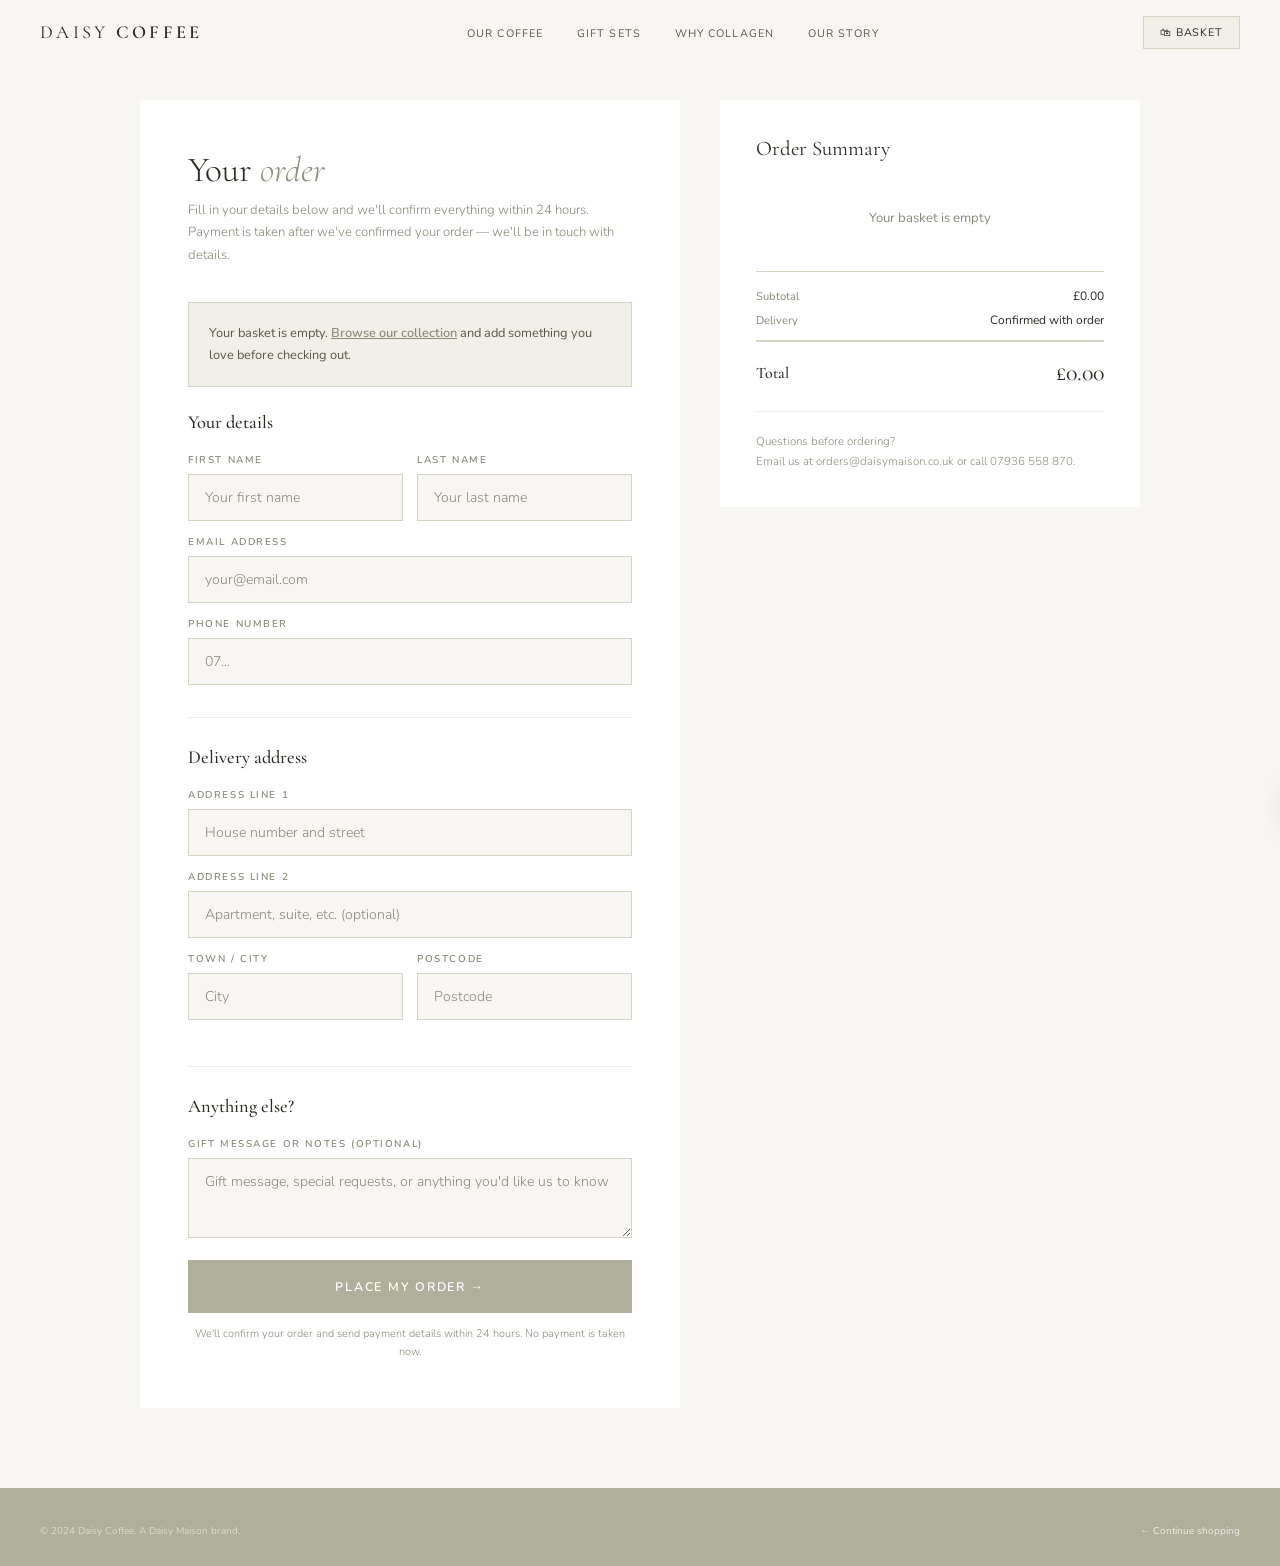
<file: checkout.html>
<!DOCTYPE html>
<html lang="en">
<head>
  <meta charset="UTF-8">
  <meta name="viewport" content="width=device-width, initial-scale=1.0">
  <title>Checkout — Daisy Coffee</title>
  <link rel="preconnect" href="https://fonts.googleapis.com">
  <link href="https://fonts.googleapis.com/css2?family=Cormorant+Garamond:ital,wght@0,300;0,400;0,500;0,600;1,300;1,400;1,500&family=Nunito:wght@300;400;500;600&display=swap" rel="stylesheet">
  <link rel="stylesheet" href="shared.css">
  <style>
    .checkout-page { min-height: 100vh; background: var(--sage-paler); padding: 100px 40px 80px; }
    .checkout-inner { display: grid; grid-template-columns: 1fr 420px; gap: 40px; max-width: 1000px; margin: 0 auto; align-items: start; }
    .checkout-form-wrap { background: var(--white); padding: 48px; }
    .checkout-title { font-family: 'Cormorant Garamond', serif; font-size: 2.2rem; font-weight: 300; color: var(--text); margin-bottom: 8px; }
    .checkout-title em { font-style: italic; color: var(--sage-dark); }
    .checkout-sub { font-family: 'Nunito', sans-serif; font-size: 0.82rem; font-weight: 300; color: var(--text-light); margin-bottom: 36px; line-height: 1.7; }
    .form-section-title { font-family: 'Cormorant Garamond', serif; font-size: 1.15rem; font-weight: 500; color: var(--text); margin-bottom: 20px; margin-top: 32px; padding-top: 28px; border-top: 1px solid var(--sage-pale); }
    .form-section-title:first-of-type { margin-top: 0; padding-top: 0; border-top: none; }
    .form-row { display: grid; grid-template-columns: 1fr 1fr; gap: 14px; }
    .form-group { display: flex; flex-direction: column; gap: 7px; margin-bottom: 14px; }
    .form-group label { font-family: 'Nunito', sans-serif; font-size: 0.62rem; font-weight: 600; letter-spacing: 0.16em; text-transform: uppercase; color: var(--text-light); }
    .form-group input, .form-group textarea, .form-group select {
      background: var(--sage-paler); border: 1px solid var(--sage-light); color: var(--text);
      padding: 13px 16px; font-family: 'Nunito', sans-serif; font-size: 0.88rem; font-weight: 300;
      outline: none; transition: border-color 0.2s; appearance: none;
    }
    .form-group input::placeholder, .form-group textarea::placeholder { color: var(--text-light); }
    .form-group input:focus, .form-group textarea:focus, .form-group select:focus { border-color: var(--sage); background: var(--white); }
    .form-group textarea { resize: vertical; min-height: 80px; }
    .submit-btn {
      width: 100%; padding: 18px; background: var(--sage); color: var(--white); border: none;
      font-family: 'Nunito', sans-serif; font-size: 0.78rem; font-weight: 600;
      letter-spacing: 0.14em; text-transform: uppercase; cursor: pointer;
      transition: background 0.25s; margin-top: 8px;
    }
    .submit-btn:hover { background: var(--sage-dark); }
    .submit-note { font-family: 'Nunito', sans-serif; font-size: 0.68rem; font-weight: 300; color: var(--text-light); text-align: center; margin-top: 12px; line-height: 1.6; }

    .order-summary { background: var(--white); padding: 36px; position: sticky; top: 100px; }
    .summary-title { font-family: 'Cormorant Garamond', serif; font-size: 1.3rem; font-weight: 400; color: var(--text); margin-bottom: 24px; }
    .summary-items { display: flex; flex-direction: column; gap: 0; margin-bottom: 20px; }
    .summary-item { display: flex; justify-content: space-between; align-items: start; gap: 12px; padding: 12px 0; border-bottom: 1px solid var(--sage-pale); }
    .summary-item:last-child { border-bottom: none; }
    .summary-item-name { font-family: 'Cormorant Garamond', serif; font-size: 1rem; font-weight: 500; color: var(--text); }
    .summary-item-size { font-family: 'Nunito', sans-serif; font-size: 0.65rem; color: var(--text-light); margin-top: 2px; }
    .summary-item-qty { font-family: 'Nunito', sans-serif; font-size: 0.7rem; color: var(--text-light); }
    .summary-item-price { font-family: 'Cormorant Garamond', serif; font-size: 1rem; font-weight: 400; color: var(--text); white-space: nowrap; }
    .summary-empty { font-family: 'Nunito', sans-serif; font-size: 0.82rem; color: var(--text-light); text-align: center; padding: 24px 0; }
    .summary-divider { border: none; border-top: 1px solid var(--sage-light); margin: 16px 0; }
    .summary-row { display: flex; justify-content: space-between; align-items: center; margin-bottom: 8px; }
    .summary-label { font-family: 'Nunito', sans-serif; font-size: 0.7rem; color: var(--text-light); }
    .summary-value { font-family: 'Nunito', sans-serif; font-size: 0.75rem; color: var(--text); }
    .summary-total-row { display: flex; justify-content: space-between; align-items: center; margin-top: 12px; padding-top: 16px; border-top: 2px solid var(--sage-light); }
    .summary-total-label { font-family: 'Cormorant Garamond', serif; font-size: 1rem; font-weight: 500; color: var(--text); }
    .summary-total { font-family: 'Cormorant Garamond', serif; font-size: 1.5rem; font-weight: 400; color: var(--text); }
    .summary-contact { margin-top: 24px; padding-top: 20px; border-top: 1px solid var(--sage-pale); }
    .summary-contact p { font-family: 'Nunito', sans-serif; font-size: 0.72rem; font-weight: 300; color: var(--text-light); line-height: 1.7; }
    .summary-contact a { color: var(--sage-dark); text-decoration: none; }
    .empty-basket-msg { background: var(--sage-pale); border: 1px solid var(--sage-light); padding: 20px; margin-bottom: 24px; }
    .empty-basket-msg p { font-family: 'Nunito', sans-serif; font-size: 0.8rem; color: var(--text-mid); line-height: 1.7; }
    .empty-basket-msg a { color: var(--sage-dark); font-weight: 600; }
    .success-box { display: none; background: var(--sage-pale); border: 1px solid var(--sage-light); padding: 48px 36px; text-align: center; }
    .success-icon { font-size: 48px; margin-bottom: 20px; }
    .success-title { font-family: 'Cormorant Garamond', serif; font-size: 2rem; font-weight: 300; color: var(--text); margin-bottom: 12px; }
    .success-text { font-family: 'Nunito', sans-serif; font-size: 0.85rem; font-weight: 300; color: var(--text-mid); line-height: 1.8; }

    footer { background: var(--sage); padding: 36px 40px 28px; }
    .footer-bottom { display: flex; justify-content: space-between; font-family: 'Nunito', sans-serif; font-size: 0.62rem; color: rgba(255,255,255,0.55); flex-wrap: wrap; gap: 8px; }
    .footer-bottom a { color: rgba(255,255,255,0.8); text-decoration: none; }

    @media (max-width: 900px) {
      .checkout-page { padding: 90px 20px 60px; }
      .checkout-inner { grid-template-columns: 1fr; }
      .checkout-form-wrap { padding: 28px 20px; }
      .order-summary { position: static; }
      .form-row { grid-template-columns: 1fr; }
      footer { padding: 28px 20px; }
    }
  </style>
</head>
<body>

<div class="toast" id="toast">Added: <span class="toast-name" id="toast-name"></span></div>
<div class="basket-overlay" id="basket-overlay"></div>
<div class="basket-drawer" id="basket-drawer">
  <div class="basket-header"><h3>Your Basket</h3><button class="basket-close" onclick="closeDrawer()">✕</button></div>
  <div class="basket-items" id="basket-items"><p class="basket-empty">Your basket is empty.</p></div>
  <div class="basket-footer">
    <div class="basket-total-row"><span class="basket-total-label">Total</span><span class="basket-total-amount" id="basket-total">£0.00</span></div>
    <button class="btn-checkout" onclick="goToCheckout()">Proceed to Checkout →</button>
  </div>
</div>

<nav class="nav scrolled" id="nav" style="position:fixed;">
  <a href="index.html" class="nav-logo" style="color:var(--text);">Daisy <span>Coffee</span></a>
  <ul class="nav-links dark">
    <li><a href="index.html#products">Our Coffee</a></li>
    <li><a href="cafetiere-gift-set.html">Gift Sets</a></li>
    <li><a href="collagen-blend.html#why">Why Collagen</a></li>
    <li><a href="index.html#story">Our Story</a></li>
  </ul>
  <div class="nav-right">
    <button class="nav-basket-btn dark" onclick="openDrawer()">🛍 Basket <span class="basket-count" id="basket-count">0</span></button>
    <button class="nav-hamburger dark" id="hamburger"><span></span><span></span><span></span></button>
  </div>
</nav>
<div class="nav-mobile" id="nav-mobile">
  <a href="index.html#products">Our Coffee</a>
  <a href="cafetiere-gift-set.html">Gift Sets</a>
  <a href="index.html#story">Our Story</a>
  <a href="checkout.html">Checkout</a>
</div>

<div class="checkout-page">
  <div class="checkout-inner">
    <div class="checkout-form-wrap">
      <h1 class="checkout-title">Your <em>order</em></h1>
      <p class="checkout-sub">Fill in your details below and we'll confirm everything within 24 hours. Payment is taken after we've confirmed your order — we'll be in touch with details.</p>

      <div class="empty-basket-msg" id="empty-msg" style="display:none;">
        <p>Your basket is empty. <a href="index.html">Browse our collection</a> and add something you love before checking out.</p>
      </div>

      <form id="order-form" action="https://formspree.io/f/YOUR_FORM_ID" method="POST">
        <input type="hidden" name="order_summary" id="order-summary-input">
        <input type="hidden" name="order_total" id="order-total-input">

        <h3 class="form-section-title">Your details</h3>
        <div class="form-row">
          <div class="form-group"><label>First Name</label><input type="text" name="first_name" placeholder="Your first name" required></div>
          <div class="form-group"><label>Last Name</label><input type="text" name="last_name" placeholder="Your last name" required></div>
        </div>
        <div class="form-group"><label>Email Address</label><input type="email" name="email" placeholder="your@email.com" required></div>
        <div class="form-group"><label>Phone Number</label><input type="tel" name="phone" placeholder="07..."></div>

        <h3 class="form-section-title">Delivery address</h3>
        <div class="form-group"><label>Address Line 1</label><input type="text" name="address_1" placeholder="House number and street" required></div>
        <div class="form-group"><label>Address Line 2</label><input type="text" name="address_2" placeholder="Apartment, suite, etc. (optional)"></div>
        <div class="form-row">
          <div class="form-group"><label>Town / City</label><input type="text" name="city" placeholder="City" required></div>
          <div class="form-group"><label>Postcode</label><input type="text" name="postcode" placeholder="Postcode" required></div>
        </div>

        <h3 class="form-section-title">Anything else?</h3>
        <div class="form-group"><label>Gift message or notes (optional)</label><textarea name="notes" placeholder="Gift message, special requests, or anything you'd like us to know"></textarea></div>

        <button type="submit" class="submit-btn">Place My Order →</button>
        <p class="submit-note">We'll confirm your order and send payment details within 24 hours. No payment is taken now.</p>
      </form>

      <div class="success-box" id="success-box">
        <div class="success-icon">🌼</div>
        <h2 class="success-title">Order received</h2>
        <p class="success-text">Thank you so much. We'll be in touch within 24 hours to confirm your order and arrange payment. Keep an eye on your inbox — and enjoy your first cup when it arrives.</p>
      </div>
    </div>

    <div class="order-summary">
      <h3 class="summary-title">Order Summary</h3>
      <div class="summary-items" id="summary-items">
        <p class="summary-empty">No items yet</p>
      </div>
      <hr class="summary-divider">
      <div class="summary-row">
        <span class="summary-label">Subtotal</span>
        <span class="summary-value" id="summary-subtotal">£0.00</span>
      </div>
      <div class="summary-row">
        <span class="summary-label">Delivery</span>
        <span class="summary-value" id="summary-delivery">Calculated at confirmation</span>
      </div>
      <div class="summary-total-row">
        <span class="summary-total-label">Total</span>
        <span class="summary-total" id="summary-total">£0.00</span>
      </div>
      <div class="summary-contact">
        <p>Questions before ordering?<br>Email us at <a href="mailto:orders@daisymaison.co.uk">orders@daisymaison.co.uk</a> or call <a href="tel:07936558870">07936 558 870</a>.</p>
      </div>
    </div>
  </div>
</div>

<footer>
  <div class="footer-bottom">
    <span>© 2024 Daisy Coffee. A Daisy Maison brand.</span>
    <span><a href="index.html">← Continue shopping</a></span>
  </div>
</footer>

<script src="basket.js"></script>
<script>
  function renderSummary() {
    const basket = getBasket();
    const total = getTotal();
    const itemsEl = document.getElementById('summary-items');
    const emptyMsg = document.getElementById('empty-msg');

    if (basket.length === 0) {
      itemsEl.innerHTML = '<p class="summary-empty">Your basket is empty</p>';
      if (emptyMsg) emptyMsg.style.display = 'block';
    } else {
      if (emptyMsg) emptyMsg.style.display = 'none';
      itemsEl.innerHTML = basket.map(i => `
        <div class="summary-item">
          <div>
            <div class="summary-item-name">${i.name}</div>
            <div class="summary-item-size">${i.size}</div>
            <div class="summary-item-qty">Qty: ${i.qty}</div>
          </div>
          <div class="summary-item-price">£${(i.price * i.qty).toFixed(2)}</div>
        </div>
      `).join('');
    }

    document.getElementById('summary-subtotal').textContent = '£' + total.toFixed(2);
    document.getElementById('summary-total').textContent = '£' + total.toFixed(2);
    document.getElementById('summary-delivery').textContent = total >= 35 ? 'Free' : 'Confirmed with order';

    // populate hidden fields for Formspree
    const summaryText = basket.map(i => `${i.name} (${i.size}) x${i.qty} = £${(i.price * i.qty).toFixed(2)}`).join(' | ');
    const inp = document.getElementById('order-summary-input');
    const tot = document.getElementById('order-total-input');
    if (inp) inp.value = summaryText || 'No items';
    if (tot) tot.value = '£' + total.toFixed(2);
  }

  document.getElementById('order-form')?.addEventListener('submit', async function(e) {
    e.preventDefault();
    const form = e.target;
    const data = new FormData(form);
    try {
      const res = await fetch(form.action, { method: 'POST', body: data, headers: { 'Accept': 'application/json' } });
      if (res.ok) {
        form.style.display = 'none';
        document.getElementById('success-box').style.display = 'block';
        localStorage.removeItem('daisy_coffee_basket');
        updateBasketUI();
      }
    } catch(err) {
      alert('Something went wrong. Please email orders@daisymaison.co.uk directly.');
    }
  });

  renderSummary();
</script>
</body>
</html>
</file>
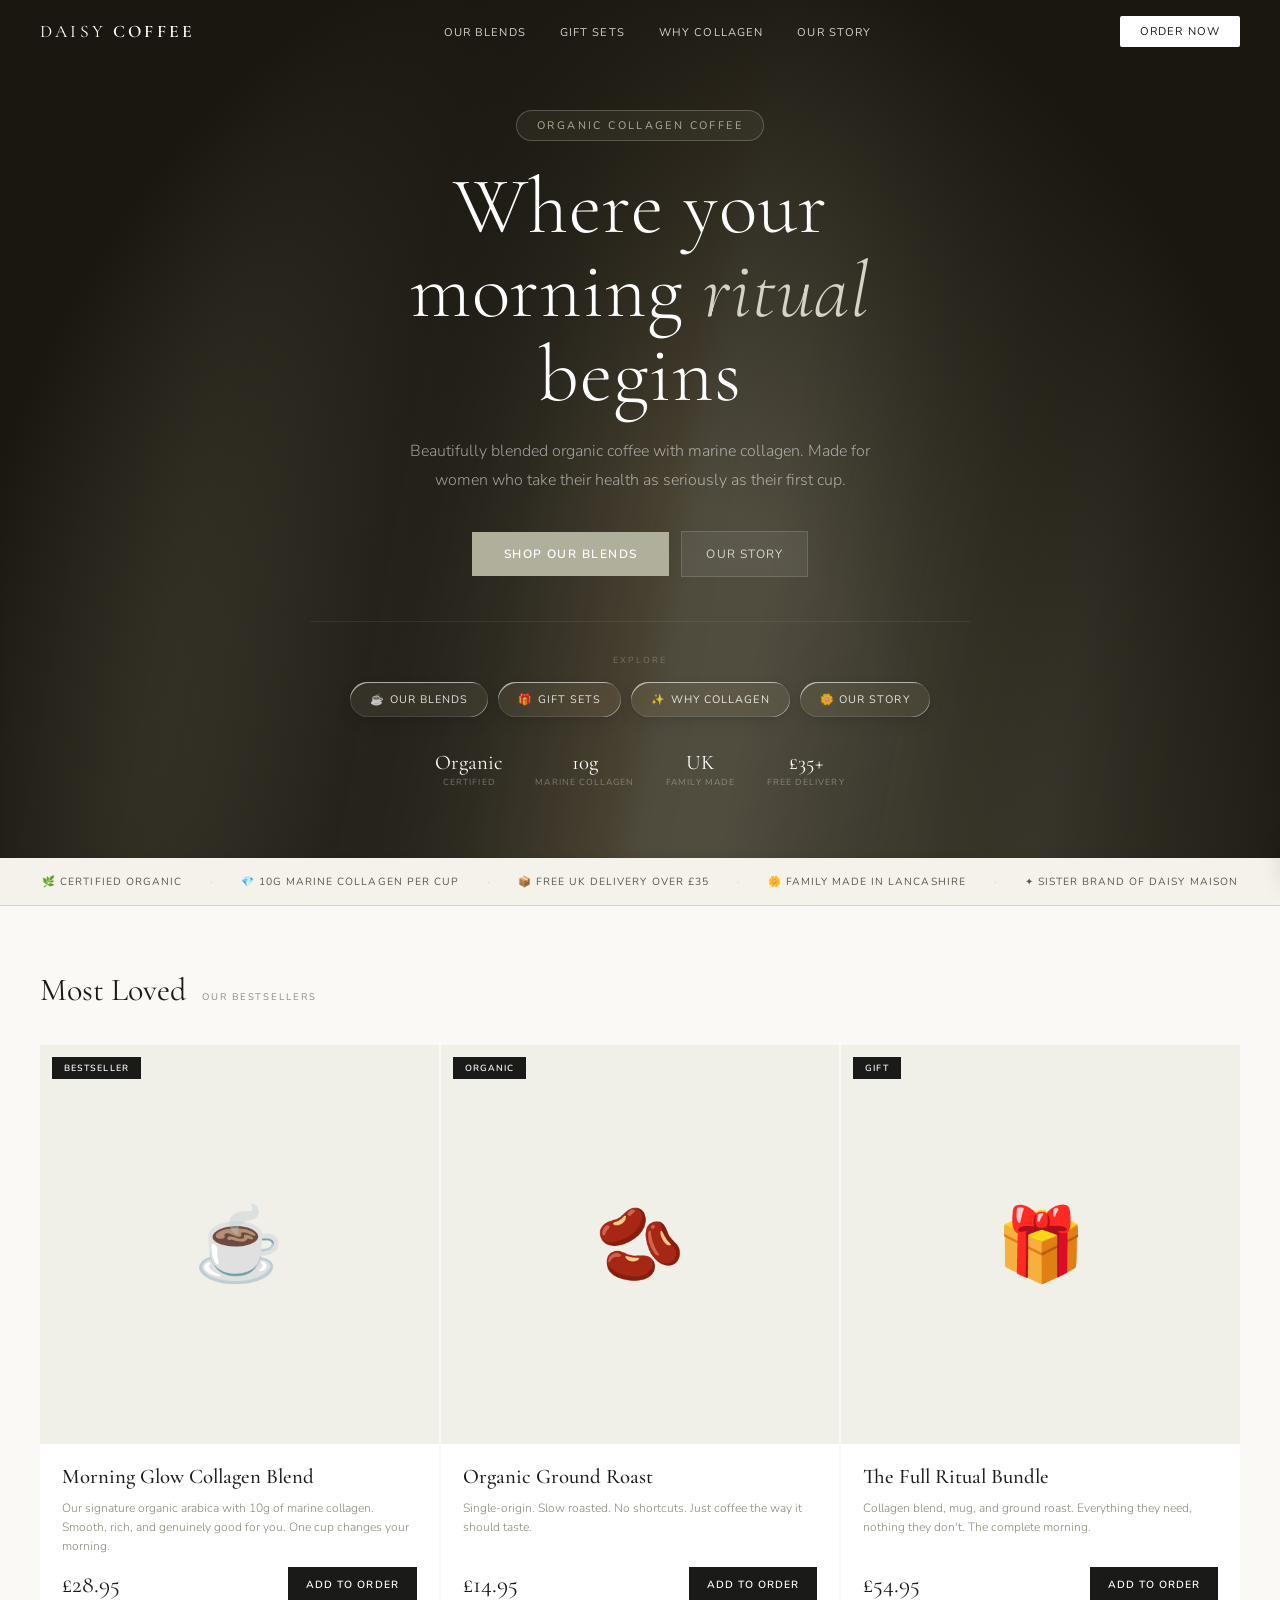
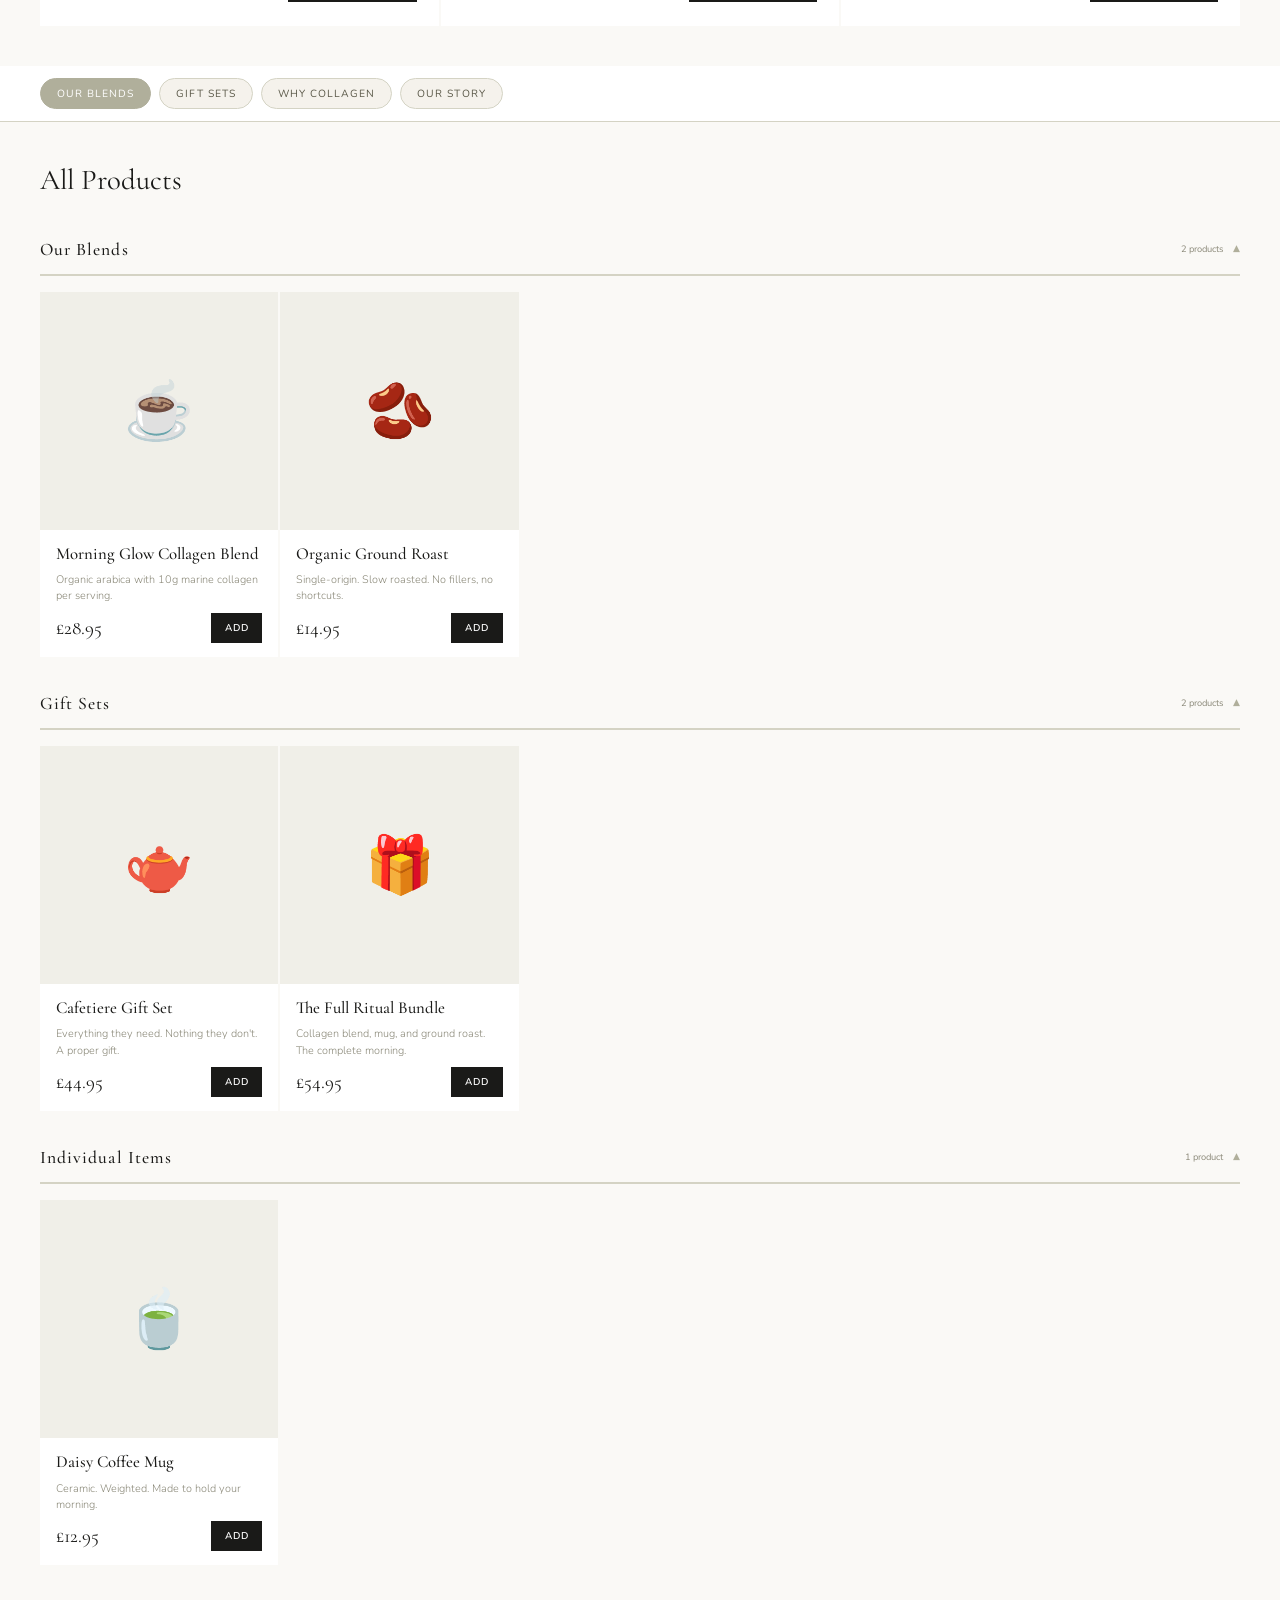
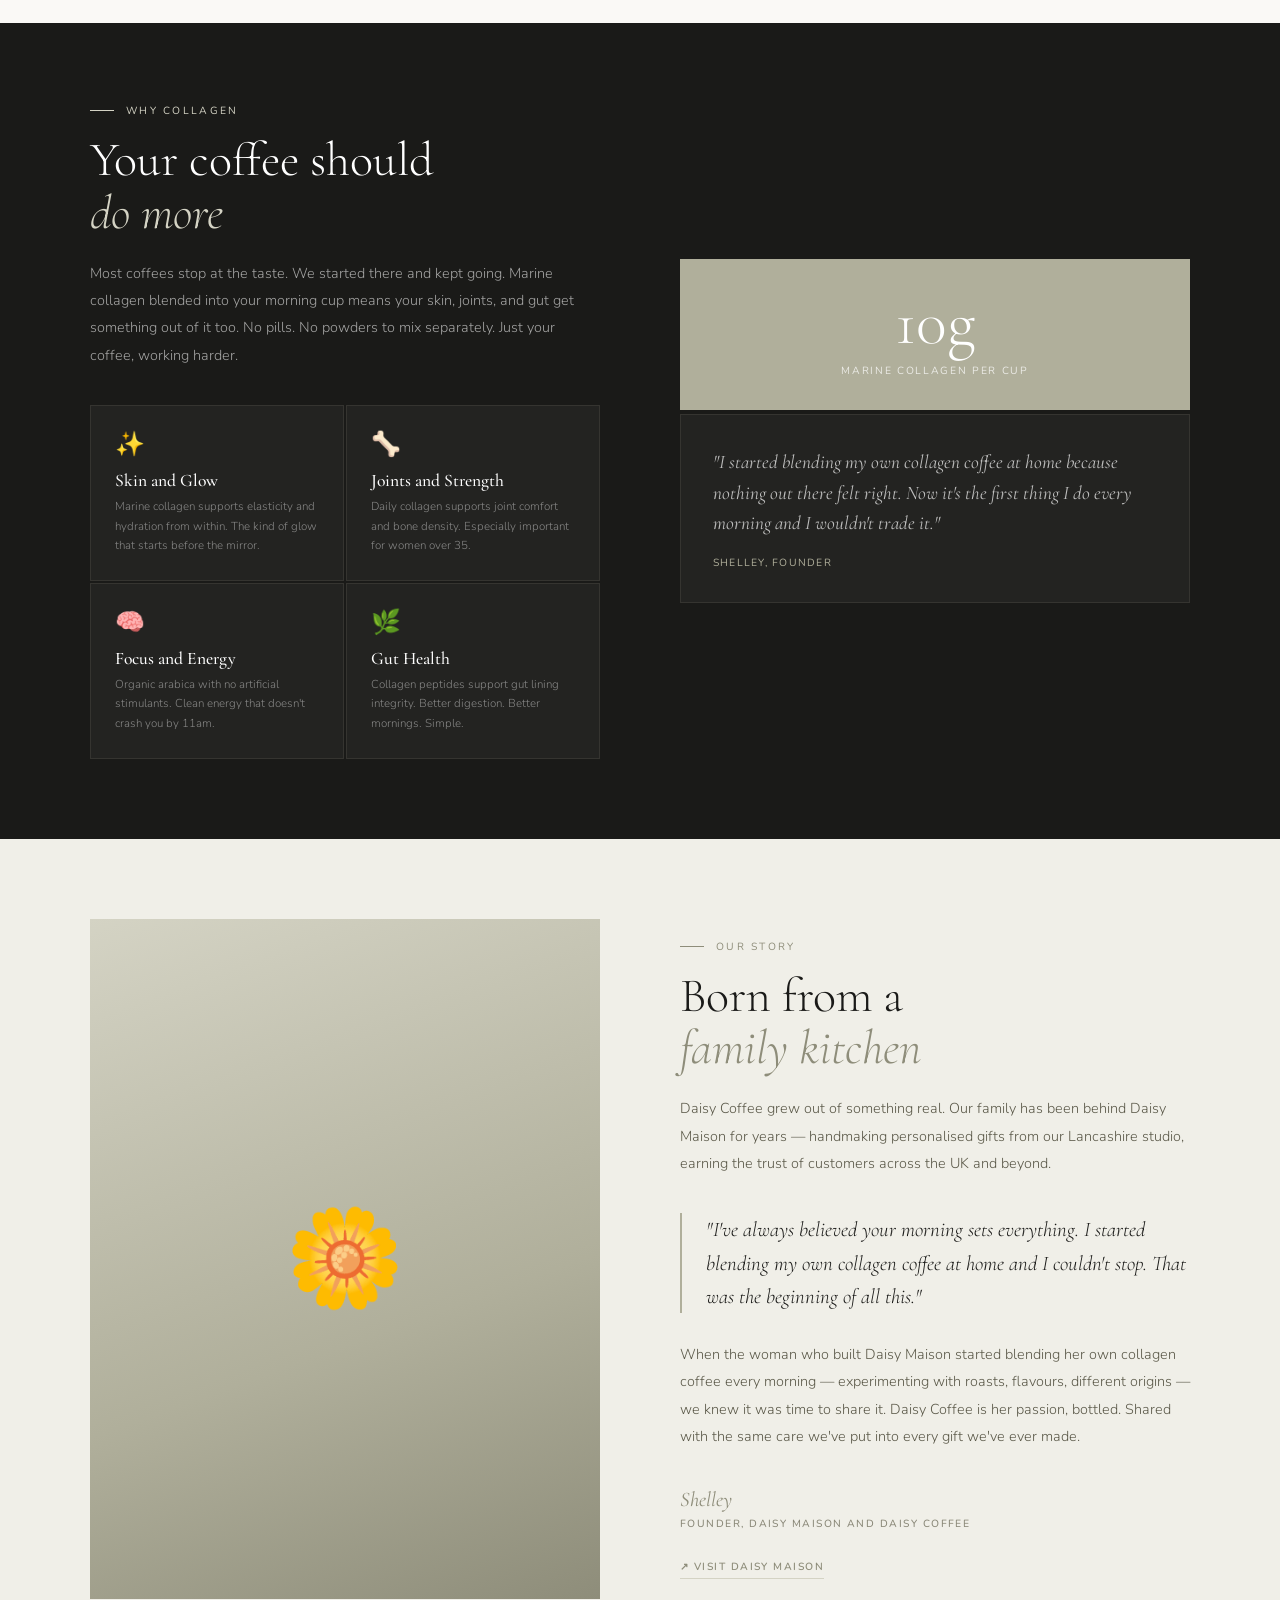
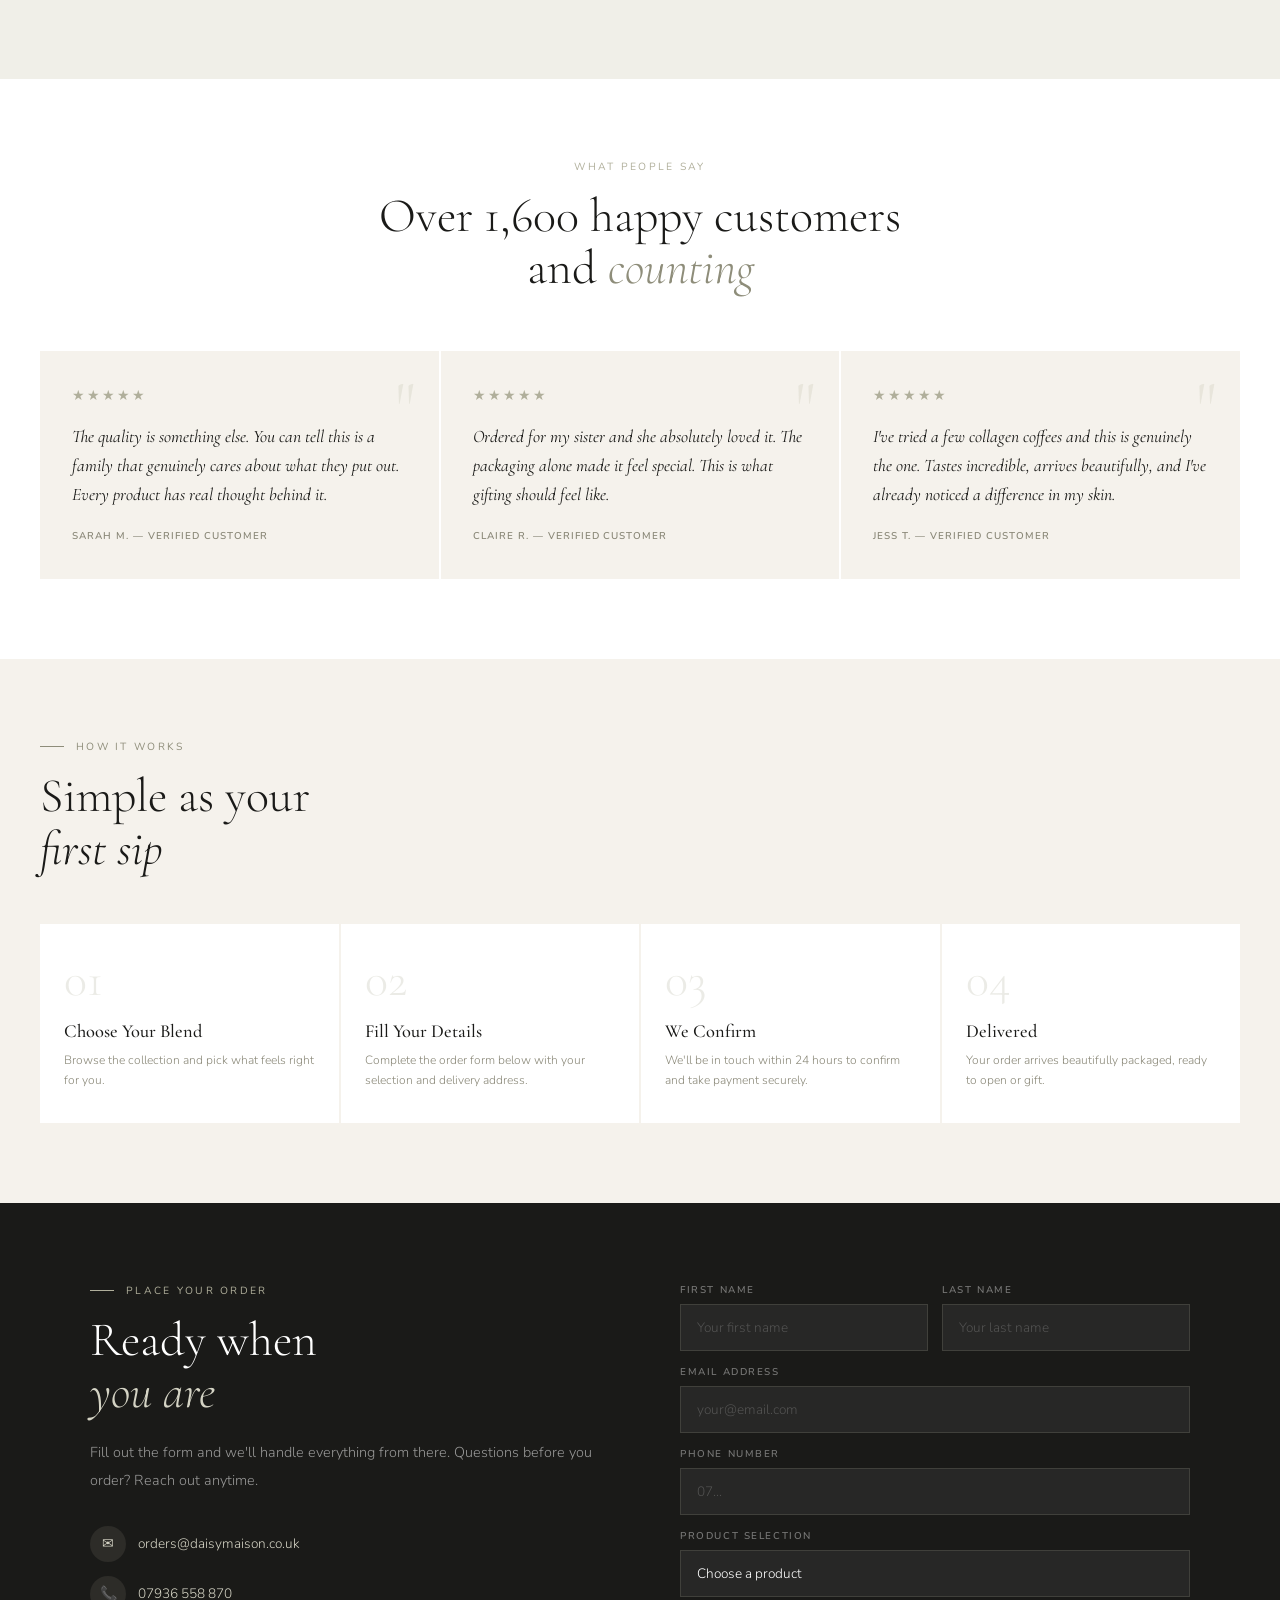
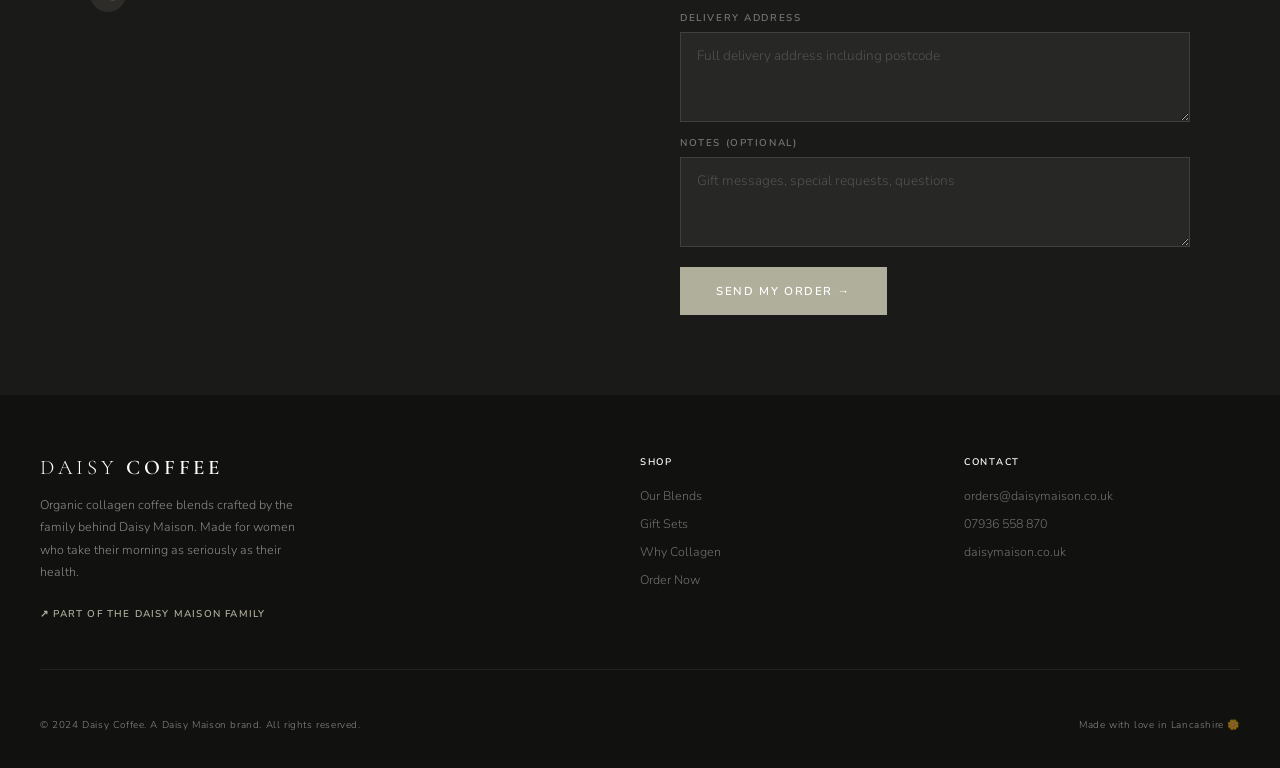
<file: daisy-coffee.html>
<!DOCTYPE html>
<html lang="en">
<head>
  <meta charset="UTF-8">
  <meta name="viewport" content="width=device-width, initial-scale=1.0, maximum-scale=1.0, user-scalable=no">
  <title>Daisy Coffee — Organic Collagen Blends</title>
  <meta name="description" content="Organic collagen coffee blends, ground coffee, cafetiere gift sets and more. A sister brand of Daisy Maison, family made in Lancashire.">
  <link rel="preconnect" href="https://fonts.googleapis.com">
  <link href="https://fonts.googleapis.com/css2?family=Cormorant+Garamond:ital,wght@0,300;0,400;0,500;0,600;1,300;1,400;1,500&family=Nunito:wght@300;400;500;600&display=swap" rel="stylesheet">
  <style>
    *, *::before, *::after { box-sizing: border-box; margin: 0; padding: 0; }
    html, body { max-width: 100%; overflow-x: hidden; background: #faf9f6; color: #1a1a18; }

    :root {
      --sage: #B0AF9B;
      --sage-dark: #8e8d7a;
      --sage-light: #d4d3c4;
      --sage-pale: #f0efe8;
      --gold: #c9a96e;
      --gold-light: #e8d5b0;
      --white: #ffffff;
      --off-white: #faf9f6;
      --cream: #f5f2ec;
      --dark: #1a1a18;
      --mid: #5a5848;
      --light: #8a8878;
    }

    /* ── NAV ── */
    .nav {
      background: transparent;
      border-bottom: none;
      padding: 0 40px;
      height: 62px;
      display: flex;
      align-items: center;
      justify-content: space-between;
      position: absolute;
      top: 0; left: 0; right: 0;
      z-index: 100;
      gap: 16px;
      transition: background 0.3s, border-color 0.3s;
    }
    .nav.scrolled {
      position: fixed;
      background: rgba(250,249,246,0.92);
      backdrop-filter: blur(14px);
      -webkit-backdrop-filter: blur(14px);
      border-bottom: 1px solid rgba(176,175,155,0.2);
    }
    .nav-logo {
      font-family: 'Cormorant Garamond', serif;
      font-weight: 400;
      font-size: 1.1rem;
      letter-spacing: 0.18em;
      color: #ffffff;
      text-decoration: none;
      text-transform: uppercase;
      white-space: nowrap;
      flex-shrink: 0;
      transition: color 0.3s;
    }
    .nav-logo span { font-weight: 600; }
    .nav.scrolled .nav-logo { color: var(--dark); }
    .nav-links {
      display: flex;
      gap: 4px;
      list-style: none;
    }
    .nav-links a {
      font-family: 'Nunito', sans-serif;
      font-size: 0.7rem;
      letter-spacing: 0.1em;
      text-transform: uppercase;
      color: rgba(255,255,255,0.8);
      text-decoration: none;
      padding: 6px 14px;
      border-radius: 20px;
      border: 1px solid transparent;
      transition: all 0.2s;
      white-space: nowrap;
    }
    .nav.scrolled .nav-links a { color: var(--mid); }
    .nav-links a:hover {
      color: var(--white);
      border-color: rgba(255,255,255,0.25);
      background: rgba(255,255,255,0.1);
    }
    .nav.scrolled .nav-links a:hover {
      color: var(--dark);
      border-color: var(--sage-light);
      background: var(--sage-pale);
    }
    .nav-cta {
      font-family: 'Nunito', sans-serif;
      font-size: 0.7rem;
      letter-spacing: 0.1em;
      text-transform: uppercase;
      color: var(--dark) !important;
      background: var(--white);
      padding: 8px 20px;
      border-radius: 2px;
      text-decoration: none;
      border: none !important;
      transition: background 0.2s, color 0.2s !important;
      white-space: nowrap;
      flex-shrink: 0;
    }
    .nav.scrolled .nav-cta { background: var(--dark); color: var(--white) !important; }
    .nav-cta:hover { background: var(--sage) !important; color: var(--white) !important; }

    /* hamburger */
    .nav-hamburger {
      display: none;
      flex-direction: column;
      gap: 5px;
      background: none;
      border: none;
      cursor: pointer;
      padding: 4px;
    }
    .nav-hamburger span {
      display: block;
      width: 22px;
      height: 1.5px;
      background: var(--white);
      transition: background 0.3s;
    }
    .nav.scrolled .nav-hamburger span { background: var(--dark); }
    .nav-mobile {
      display: none;
      position: fixed;
      top: 62px; left: 0; right: 0;
      background: var(--off-white);
      border-bottom: 1px solid var(--sage-light);
      padding: 20px 24px;
      flex-direction: column;
      gap: 4px;
      z-index: 99;
    }
    .nav-mobile.open { display: flex; }
    .nav-mobile a {
      font-family: 'Nunito', sans-serif;
      font-size: 0.85rem;
      letter-spacing: 0.1em;
      text-transform: uppercase;
      color: var(--mid);
      text-decoration: none;
      padding: 12px 0;
      border-bottom: 1px solid var(--sage-pale);
    }
    .nav-mobile a:last-child { border-bottom: none; color: var(--sage-dark); font-weight: 600; }

    /* ── HERO ── */
    .hero {
      position: relative;
      overflow: hidden;
      background: #1a1710;
      min-height: 600px;
      display: flex;
      flex-direction: column;
      align-items: center;
      justify-content: center;
      padding: 110px 40px 70px;
    }
    .hero-aurora {
      position: absolute;
      inset: -20px;
      background:
        repeating-linear-gradient(100deg,rgba(176,175,155,0.2) 0%,rgba(176,175,155,0.07) 8%,transparent 12%,transparent 14%,rgba(201,169,110,0.14) 18%),
        repeating-linear-gradient(100deg,rgba(90,88,72,0.4) 0%,rgba(176,175,155,0.25) 10%,rgba(40,38,28,0.1) 20%,rgba(176,175,155,0.2) 30%,rgba(120,115,90,0.25) 40%);
      background-size: 300% 300%, 200% 200%;
      animation: aurora 14s linear infinite;
      filter: blur(14px);
      opacity: 0.9;
    }
    .hero-aurora::after {
      content: '';
      position: absolute;
      inset: 0;
      background: repeating-linear-gradient(100deg,rgba(176,175,155,0.1) 0%,rgba(201,169,110,0.08) 10%,transparent 15%,transparent 18%,rgba(176,175,155,0.12) 22%);
      background-size: 200% 100%;
      animation: aurora 10s linear infinite reverse;
      mix-blend-mode: screen;
    }
    @keyframes aurora { from { background-position: 50% 50%, 50% 50%; } to { background-position: 350% 50%, 350% 50%; } }
    .hero-overlay { position: absolute; inset: 0; background: radial-gradient(ellipse at 50% 100%, transparent 30%, #1a1710 78%); }
    .hero-content { position: relative; z-index: 2; text-align: center; max-width: 660px; width: 100%; }
    .hero-tag {
      display: inline-block;
      font-family: 'Nunito', sans-serif;
      font-size: 0.68rem;
      letter-spacing: 0.22em;
      text-transform: uppercase;
      color: var(--sage);
      border: 1px solid rgba(176,175,155,0.35);
      padding: 7px 20px;
      border-radius: 20px;
      margin-bottom: 24px;
      background: rgba(176,175,155,0.08);
    }
    .hero h1 {
      font-family: 'Cormorant Garamond', serif;
      font-size: clamp(2.8rem, 7vw, 5rem);
      font-weight: 300;
      color: #ffffff;
      line-height: 1.05;
      margin-bottom: 20px;
      letter-spacing: 0.01em;
    }
    .hero h1 em { font-style: italic; color: var(--sage-light); }
    .hero-sub {
      font-family: 'Nunito', sans-serif;
      font-size: clamp(0.85rem, 2vw, 1rem);
      font-weight: 300;
      color: rgba(255,255,255,0.55);
      line-height: 1.8;
      margin-bottom: 36px;
      max-width: 480px;
      margin-left: auto;
      margin-right: auto;
    }
    .hero-cta-row {
      display: flex;
      align-items: center;
      justify-content: center;
      gap: 12px;
      flex-wrap: wrap;
      margin-bottom: 44px;
    }
    .btn-primary {
      display: inline-flex;
      align-items: center;
      gap: 8px;
      padding: 14px 32px;
      background: var(--sage);
      color: #ffffff;
      font-family: 'Nunito', sans-serif;
      font-size: 0.75rem;
      font-weight: 600;
      letter-spacing: 0.12em;
      text-transform: uppercase;
      text-decoration: none;
      border: none;
      cursor: pointer;
      transition: background 0.25s, transform 0.2s;
    }
    .btn-primary:hover { background: var(--sage-dark); transform: translateY(-1px); }
    .btn-secondary {
      display: inline-flex;
      align-items: center;
      gap: 8px;
      padding: 14px 24px;
      background: rgba(255,255,255,0.07);
      color: rgba(255,255,255,0.75);
      font-family: 'Nunito', sans-serif;
      font-size: 0.75rem;
      letter-spacing: 0.1em;
      text-transform: uppercase;
      text-decoration: none;
      border: 1px solid rgba(255,255,255,0.14);
      backdrop-filter: blur(8px);
      transition: all 0.2s;
    }
    .btn-secondary:hover { border-color: rgba(176,175,155,0.5); color: var(--sage-light); }

    /* glass pills */
    .hero-pills {
      display: flex;
      align-items: center;
      justify-content: center;
      gap: 10px;
      flex-wrap: wrap;
      padding-top: 32px;
      border-top: 1px solid rgba(255,255,255,0.07);
    }
    .hero-pills-label {
      font-family: 'Nunito', sans-serif;
      font-size: 0.55rem;
      letter-spacing: 0.22em;
      text-transform: uppercase;
      color: rgba(255,255,255,0.25);
      width: 100%;
      text-align: center;
      margin-bottom: 6px;
    }
    .glass-pill {
      position: relative;
      display: inline-flex;
      align-items: center;
      gap: 7px;
      padding: 10px 20px;
      border-radius: 40px;
      cursor: pointer;
      text-decoration: none;
      font-family: 'Nunito', sans-serif;
      font-size: 0.68rem;
      letter-spacing: 0.1em;
      text-transform: uppercase;
      color: rgba(255,255,255,0.85);
      transition: transform 0.25s ease, color 0.2s;
      isolation: isolate;
    }
    .glass-pill::before {
      content: '';
      position: absolute;
      inset: 0;
      border-radius: inherit;
      background: rgba(255,255,255,0.07);
      backdrop-filter: blur(12px) saturate(160%);
      -webkit-backdrop-filter: blur(12px) saturate(160%);
      box-shadow:
        inset 0 0 0 1px rgba(255,255,255,0.1),
        inset 1.8px 3px 0px -2px rgba(255,255,255,0.55),
        inset -2px -2px 0px -2px rgba(255,255,255,0.4),
        0 1px 5px rgba(0,0,0,0.1),
        0 6px 16px rgba(0,0,0,0.08);
      transition: background 0.3s, box-shadow 0.3s;
      z-index: -1;
    }
    .glass-pill:hover { transform: translateY(-2px) scale(1.03); color: #ffffff; }
    .glass-pill:hover::before {
      background: rgba(176,175,155,0.2);
      box-shadow: inset 0 0 0 1px rgba(176,175,155,0.4), 0 4px 20px rgba(176,175,155,0.2);
    }

    /* hero stats */
    .hero-stats {
      display: flex;
      align-items: center;
      justify-content: center;
      gap: 32px;
      margin-top: 36px;
      flex-wrap: wrap;
    }
    .hero-stat { display: flex; flex-direction: column; align-items: center; gap: 3px; }
    .hero-stat-num {
      font-family: 'Cormorant Garamond', serif;
      font-size: 1.3rem;
      font-weight: 400;
      color: #ffffff;
      line-height: 1;
    }
    .hero-stat-label {
      font-family: 'Nunito', sans-serif;
      font-size: 0.55rem;
      letter-spacing: 0.12em;
      text-transform: uppercase;
      color: rgba(255,255,255,0.35);
    }

    /* ── TRUST STRIP ── */
    .trust-strip {
      background: var(--cream);
      border-bottom: 1px solid var(--sage-light);
      padding: 16px 40px;
      display: flex;
      align-items: center;
      justify-content: center;
      gap: 28px;
      flex-wrap: wrap;
    }
    .trust-item {
      display: flex;
      align-items: center;
      gap: 8px;
      font-family: 'Nunito', sans-serif;
      font-size: 0.65rem;
      letter-spacing: 0.1em;
      text-transform: uppercase;
      color: var(--mid);
      white-space: nowrap;
    }
    .trust-divider { color: var(--sage-light); font-size: 0.7rem; }

    /* ── FEATURED ── */
    .featured-section { background: var(--off-white); padding: 64px 40px 40px; }
    .featured-header { display: flex; align-items: baseline; gap: 16px; margin-bottom: 36px; }
    .featured-title {
      font-family: 'Cormorant Garamond', serif;
      font-size: 2rem;
      font-weight: 400;
      color: var(--dark);
    }
    .featured-tag {
      font-family: 'Nunito', sans-serif;
      font-size: 0.6rem;
      letter-spacing: 0.2em;
      text-transform: uppercase;
      color: var(--sage-dark);
    }
    .featured-grid { display: grid; grid-template-columns: repeat(3, 1fr); gap: 2px; }

    .featured-card {
      position: relative;
      background: var(--white);
      overflow: hidden;
      display: flex;
      flex-direction: column;
      transition: transform 0.3s, box-shadow 0.3s;
      animation: fadeInUp 0.5s ease both;
    }
    .featured-card:nth-child(1) { animation-delay: 0.05s; }
    .featured-card:nth-child(2) { animation-delay: 0.15s; }
    .featured-card:nth-child(3) { animation-delay: 0.25s; }
    .featured-card::before {
      content: '';
      position: absolute;
      inset: -1px;
      padding: 1px;
      background: linear-gradient(135deg, rgba(176,175,155,0.7), rgba(176,175,155,0.1) 50%, rgba(201,169,110,0.5));
      -webkit-mask: linear-gradient(#fff 0 0) content-box, linear-gradient(#fff 0 0);
      -webkit-mask-composite: xor;
      mask-composite: exclude;
      opacity: 0;
      transition: opacity 0.3s;
      z-index: 0;
    }
    .featured-card:hover::before { opacity: 1; }
    .featured-card:hover { transform: translateY(-3px); box-shadow: 0 12px 40px rgba(176,175,155,0.2), 0 4px 16px rgba(0,0,0,0.06); }
    @keyframes fadeInUp { from { opacity: 0; transform: translateY(18px); } to { opacity: 1; transform: translateY(0); } }

    .featured-card-img {
      position: relative;
      aspect-ratio: 1;
      overflow: hidden;
      background: var(--sage-pale);
      display: flex;
      align-items: center;
      justify-content: center;
      font-size: 72px;
    }
    .feat-badge {
      position: absolute; top: 12px; left: 12px;
      background: var(--dark); color: var(--white);
      font-family: 'Nunito', sans-serif; font-size: 0.56rem; letter-spacing: 0.12em; text-transform: uppercase;
      padding: 5px 12px; font-weight: 600;
    }
    .featured-body { padding: 20px 22px 24px; display: flex; flex-direction: column; gap: 10px; flex: 1; position: relative; z-index: 1; }
    .featured-name {
      font-family: 'Cormorant Garamond', serif;
      font-size: 1.3rem;
      font-weight: 500;
      color: var(--dark);
    }
    .featured-desc { font-family: 'Nunito', sans-serif; font-size: 0.75rem; font-weight: 300; color: var(--light); line-height: 1.6; }
    .featured-footer { display: flex; align-items: center; justify-content: space-between; gap: 8px; margin-top: auto; }
    .featured-price {
      font-family: 'Cormorant Garamond', serif;
      font-size: 1.5rem;
      font-weight: 400;
      color: var(--dark);
    }
    .featured-add-btn {
      padding: 10px 18px;
      background: var(--dark); color: var(--white);
      font-family: 'Nunito', sans-serif; font-size: 0.65rem; font-weight: 600;
      letter-spacing: 0.1em; text-transform: uppercase; border: none; cursor: pointer;
      transition: background 0.2s; white-space: nowrap;
    }
    .featured-add-btn:hover { background: var(--sage); }

    /* ── CATEGORY NAV ── */
    .cat-nav {
      background: var(--white);
      border-bottom: 1px solid var(--sage-light);
      padding: 12px 40px;
      position: sticky;
      top: 0;
      z-index: 99;
    }
    .cat-nav-inner { display: flex; gap: 8px; overflow-x: auto; scrollbar-width: none; }
    .cat-nav-inner::-webkit-scrollbar { display: none; }
    .cat-pill-nav {
      display: inline-flex; align-items: center; gap: 5px;
      padding: 7px 16px; border-radius: 20px;
      border: 1px solid var(--sage-light); background: var(--cream);
      color: var(--mid); font-family: 'Nunito', sans-serif; font-size: 0.65rem;
      letter-spacing: 0.1em; text-transform: uppercase;
      cursor: pointer; white-space: nowrap; text-decoration: none;
      transition: all 0.2s;
    }
    .cat-pill-nav:hover { border-color: var(--sage); color: var(--sage-dark); background: var(--sage-pale); }
    .cat-pill-nav.active { background: var(--sage); color: var(--white); border-color: var(--sage); }

    /* ── PRODUCTS ── */
    .shop-section { padding: 40px 40px; background: var(--off-white); }
    .shop-section-header { display: flex; align-items: baseline; gap: 16px; margin-bottom: 24px; }
    .shop-section-title {
      font-family: 'Cormorant Garamond', serif;
      font-size: 1.8rem; font-weight: 400; color: var(--dark);
    }

    .acc-section { margin-bottom: 2px; }
    .acc-header {
      display: flex; align-items: center; justify-content: space-between;
      padding: 18px 0 14px; border-bottom: 2px solid var(--sage-light);
      cursor: pointer; user-select: none;
    }
    .acc-title {
      font-family: 'Cormorant Garamond', serif;
      font-size: 1.1rem; font-weight: 500; color: var(--dark); letter-spacing: 0.06em;
    }
    .acc-count { font-family: 'Nunito', sans-serif; font-size: 0.58rem; color: var(--light); }
    .acc-chevron { color: var(--sage); font-size: 0.9rem; transition: transform 0.3s; flex-shrink: 0; }
    .acc-section.open .acc-chevron { transform: rotate(180deg); }
    .acc-body { overflow: hidden; transition: max-height 0.4s ease, opacity 0.3s ease; max-height: 2000px; opacity: 1; }
    .acc-section.closed .acc-body { max-height: 0; opacity: 0; }
    .acc-grid { display: grid; grid-template-columns: repeat(auto-fill, minmax(200px, 1fr)); gap: 2px; padding: 16px 0; }

    .shop-card {
      background: var(--white);
      overflow: hidden;
      display: flex; flex-direction: column;
      transition: box-shadow 0.2s, transform 0.2s;
      position: relative;
    }
    .shop-card::before {
      content: '';
      position: absolute; inset: -1px;
      padding: 1px;
      background: linear-gradient(135deg, rgba(176,175,155,0.6), rgba(201,169,110,0.3) 50%, rgba(176,175,155,0.5));
      -webkit-mask: linear-gradient(#fff 0 0) content-box, linear-gradient(#fff 0 0);
      -webkit-mask-composite: xor;
      mask-composite: exclude;
      opacity: 0; transition: opacity 0.3s; z-index: 0;
    }
    .shop-card:hover::before { opacity: 1; }
    .shop-card:hover { box-shadow: 0 4px 24px rgba(176,175,155,0.2); transform: translateY(-2px); }

    .shop-card-img {
      position: relative;
      background: var(--sage-pale);
      aspect-ratio: 1;
      display: flex; align-items: center; justify-content: center;
      font-size: 56px;
      overflow: hidden;
    }
    .shop-card-body { padding: 14px 16px; display: flex; flex-direction: column; gap: 8px; flex: 1; position: relative; z-index: 1; }
    .shop-card-name {
      font-family: 'Cormorant Garamond', serif;
      font-size: 1.05rem; font-weight: 500; color: var(--dark); line-height: 1.2;
    }
    .shop-card-desc { font-family: 'Nunito', sans-serif; font-size: 0.68rem; font-weight: 300; color: var(--light); line-height: 1.5; }
    .shop-card-footer { display: flex; align-items: center; justify-content: space-between; gap: 6px; margin-top: auto; }
    .shop-card-price {
      font-family: 'Cormorant Garamond', serif;
      font-size: 1.2rem; font-weight: 400; color: var(--dark);
    }
    .shop-add-btn {
      padding: 8px 14px; background: var(--dark); color: var(--white);
      font-family: 'Nunito', sans-serif; font-size: 0.62rem; font-weight: 600;
      letter-spacing: 0.08em; text-transform: uppercase; border: none; cursor: pointer;
      transition: background 0.2s; white-space: nowrap;
    }
    .shop-add-btn:hover { background: var(--sage); }

    /* ── WHY COLLAGEN ── */
    .collagen-section {
      background: var(--dark);
      padding: 80px 40px;
    }
    .collagen-inner {
      display: grid;
      grid-template-columns: 1fr 1fr;
      gap: 80px;
      align-items: center;
      max-width: 1100px;
      margin: 0 auto;
    }
    .section-eyebrow {
      font-family: 'Nunito', sans-serif;
      font-size: 0.65rem;
      letter-spacing: 0.22em;
      text-transform: uppercase;
      color: var(--sage);
      margin-bottom: 16px;
      display: flex;
      align-items: center;
      gap: 12px;
    }
    .section-eyebrow::before { content: ''; display: block; width: 24px; height: 1px; background: var(--sage); }
    .collagen-section .section-eyebrow { color: var(--sage-light); }
    .collagen-section .section-eyebrow::before { background: var(--sage-light); }
    .section-title {
      font-family: 'Cormorant Garamond', serif;
      font-size: clamp(2rem, 4vw, 3rem);
      font-weight: 300;
      line-height: 1.1;
      margin-bottom: 20px;
    }
    .collagen-section .section-title { color: var(--white); }
    .collagen-section .section-title em { font-style: italic; color: var(--sage-light); }
    .section-body {
      font-family: 'Nunito', sans-serif;
      font-size: 0.9rem;
      font-weight: 300;
      line-height: 1.9;
      color: rgba(255,255,255,0.6);
      margin-bottom: 36px;
    }
    .benefit-grid {
      display: grid;
      grid-template-columns: 1fr 1fr;
      gap: 2px;
    }
    .benefit-card {
      background: rgba(255,255,255,0.04);
      padding: 24px;
      border: 1px solid rgba(176,175,155,0.12);
      transition: background 0.2s;
    }
    .benefit-card:hover { background: rgba(176,175,155,0.08); }
    .benefit-icon { font-size: 24px; margin-bottom: 12px; display: block; }
    .benefit-title {
      font-family: 'Cormorant Garamond', serif;
      font-size: 1.1rem; font-weight: 500; color: var(--white); margin-bottom: 6px;
    }
    .benefit-text { font-family: 'Nunito', sans-serif; font-size: 0.72rem; font-weight: 300; color: rgba(255,255,255,0.45); line-height: 1.7; }
    .collagen-stat-box {
      background: var(--sage);
      padding: 32px;
      text-align: center;
    }
    .collagen-stat-num {
      font-family: 'Cormorant Garamond', serif;
      font-size: 4rem; font-weight: 300; color: var(--white); line-height: 1;
    }
    .collagen-stat-label {
      font-family: 'Nunito', sans-serif;
      font-size: 0.65rem; letter-spacing: 0.16em; text-transform: uppercase;
      color: rgba(255,255,255,0.75); margin-top: 8px;
    }
    .collagen-visual { display: flex; flex-direction: column; gap: 2px; }

    /* ── STORY ── */
    .story-section { background: var(--sage-pale); padding: 80px 40px; }
    .story-inner {
      display: grid;
      grid-template-columns: 1fr 1fr;
      gap: 80px;
      align-items: center;
      max-width: 1100px;
      margin: 0 auto;
    }
    .story-section .section-eyebrow { color: var(--sage-dark); }
    .story-section .section-eyebrow::before { background: var(--sage-dark); }
    .story-section .section-title { color: var(--dark); }
    .story-section .section-title em { color: var(--sage-dark); }
    .story-section .section-body { color: var(--mid); }
    .story-quote {
      font-family: 'Cormorant Garamond', serif;
      font-size: 1.3rem; font-weight: 300; font-style: italic;
      color: var(--dark); line-height: 1.6;
      padding-left: 24px;
      border-left: 2px solid var(--sage);
      margin: 28px 0;
    }
    .story-sig {
      font-family: 'Cormorant Garamond', serif;
      font-size: 1.3rem; font-style: italic; color: var(--sage-dark);
      margin-top: 28px;
    }
    .story-sig span {
      display: block;
      font-family: 'Nunito', sans-serif;
      font-style: normal; font-size: 0.65rem;
      font-weight: 500; letter-spacing: 0.14em;
      text-transform: uppercase; color: var(--light); margin-top: 4px;
    }
    .story-img-box {
      background: linear-gradient(160deg, var(--sage-light) 0%, var(--sage) 60%, var(--sage-dark) 100%);
      aspect-ratio: 3/4;
      display: flex; align-items: center; justify-content: center;
      font-size: 96px;
    }
    .daisy-maison-link {
      display: inline-flex; align-items: center; gap: 8px;
      margin-top: 28px;
      font-family: 'Nunito', sans-serif;
      font-size: 0.65rem; font-weight: 600;
      letter-spacing: 0.14em; text-transform: uppercase;
      color: var(--sage-dark); text-decoration: none;
      border-bottom: 1px solid var(--sage-light);
      padding-bottom: 4px;
      transition: color 0.2s, border-color 0.2s;
    }
    .daisy-maison-link:hover { color: var(--dark); border-color: var(--dark); }

    /* ── TESTIMONIALS ── */
    .testimonials-section { background: var(--white); padding: 80px 40px; }
    .testimonials-header { text-align: center; margin-bottom: 56px; }
    .testimonials-header .section-eyebrow { justify-content: center; }
    .testimonials-header .section-eyebrow::before { display: none; }
    .testimonials-header .section-title { color: var(--dark); }
    .testimonials-header .section-title em { color: var(--sage-dark); }
    .testimonials-grid { display: grid; grid-template-columns: repeat(3, 1fr); gap: 2px; }
    .testimonial-card { background: var(--cream); padding: 36px 32px; position: relative; }
    .testimonial-stars { color: var(--sage); font-size: 0.85rem; letter-spacing: 2px; margin-bottom: 18px; }
    .testimonial-text {
      font-family: 'Cormorant Garamond', serif;
      font-size: 1.1rem; font-weight: 400; font-style: italic;
      line-height: 1.65; color: var(--dark); margin-bottom: 20px;
    }
    .testimonial-author {
      font-family: 'Nunito', sans-serif;
      font-size: 0.62rem; font-weight: 600;
      letter-spacing: 0.1em; text-transform: uppercase; color: var(--light);
    }
    .testimonial-mark {
      position: absolute; top: 20px; right: 24px;
      font-family: 'Cormorant Garamond', serif;
      font-size: 72px; font-weight: 300;
      color: var(--sage-light); line-height: 1; opacity: 0.4;
    }

    /* ── HOW TO ORDER ── */
    .how-section { background: var(--cream); padding: 80px 40px; }
    .how-section .section-eyebrow { color: var(--sage-dark); }
    .how-section .section-eyebrow::before { background: var(--sage-dark); }
    .how-section .section-title { color: var(--dark); margin-bottom: 48px; }
    .how-grid { display: grid; grid-template-columns: repeat(4, 1fr); gap: 2px; }
    .how-step { background: var(--white); padding: 32px 24px; }
    .how-num {
      font-family: 'Cormorant Garamond', serif;
      font-size: 3rem; font-weight: 300;
      color: rgba(176,175,155,0.25); line-height: 1; margin-bottom: 16px;
    }
    .how-step h3 {
      font-family: 'Cormorant Garamond', serif;
      font-size: 1.15rem; font-weight: 500; color: var(--dark); margin-bottom: 8px;
    }
    .how-step p { font-family: 'Nunito', sans-serif; font-size: 0.75rem; font-weight: 300; color: var(--light); line-height: 1.7; }

    /* ── ORDER FORM ── */
    .form-section { background: var(--dark); padding: 80px 40px; }
    .form-inner {
      display: grid;
      grid-template-columns: 1fr 1fr;
      gap: 80px;
      align-items: start;
      max-width: 1100px;
      margin: 0 auto;
    }
    .form-left .section-eyebrow { color: var(--sage); }
    .form-left .section-eyebrow::before { background: var(--sage); }
    .form-left .section-title { color: var(--white); }
    .form-left .section-title em { color: var(--sage-light); }
    .form-left .section-body { color: rgba(255,255,255,0.55); margin-bottom: 0; }
    .form-contact { margin-top: 32px; display: flex; flex-direction: column; gap: 14px; }
    .form-contact a {
      display: flex; align-items: center; gap: 12px;
      color: var(--sage-light); text-decoration: none;
      font-family: 'Nunito', sans-serif; font-size: 0.85rem; font-weight: 300;
      transition: color 0.2s;
    }
    .form-contact a:hover { color: var(--white); }
    .contact-icon {
      width: 36px; height: 36px;
      background: rgba(176,175,155,0.12); border-radius: 50%;
      display: flex; align-items: center; justify-content: center; font-size: 14px;
    }
    .order-form { display: flex; flex-direction: column; gap: 14px; }
    .form-row { display: grid; grid-template-columns: 1fr 1fr; gap: 14px; }
    .form-group { display: flex; flex-direction: column; gap: 7px; }
    .form-group label {
      font-family: 'Nunito', sans-serif;
      font-size: 0.62rem; font-weight: 600;
      letter-spacing: 0.16em; text-transform: uppercase;
      color: rgba(255,255,255,0.4);
    }
    .form-group input,
    .form-group select,
    .form-group textarea {
      background: rgba(255,255,255,0.06);
      border: 1px solid rgba(176,175,155,0.18);
      color: var(--white);
      padding: 13px 16px;
      font-family: 'Nunito', sans-serif; font-size: 0.85rem; font-weight: 300;
      outline: none; transition: border-color 0.2s; appearance: none;
    }
    .form-group input::placeholder, .form-group textarea::placeholder { color: rgba(255,255,255,0.2); }
    .form-group input:focus, .form-group select:focus, .form-group textarea:focus { border-color: var(--sage); }
    .form-group select option { background: var(--dark); }
    .form-group textarea { resize: vertical; min-height: 90px; }
    .form-submit {
      background: var(--sage); color: var(--white); border: none;
      padding: 16px 36px;
      font-family: 'Nunito', sans-serif; font-size: 0.72rem; font-weight: 600;
      letter-spacing: 0.14em; text-transform: uppercase;
      cursor: pointer; transition: background 0.25s, transform 0.2s; align-self: flex-start; margin-top: 6px;
    }
    .form-submit:hover { background: var(--sage-dark); transform: translateY(-1px); }

    /* ── TOAST ── */
    .toast {
      position: fixed; bottom: 24px; right: 20px; z-index: 500;
      background: var(--dark); color: var(--white);
      padding: 12px 18px; border-left: 3px solid var(--sage);
      font-family: 'Nunito', sans-serif; font-size: 0.75rem; letter-spacing: 0.05em;
      box-shadow: 0 8px 24px rgba(0,0,0,0.15);
      transform: translateX(130%); transition: transform 0.3s cubic-bezier(0.34,1.56,0.64,1);
      max-width: 260px;
    }
    .toast.show { transform: translateX(0); }
    .toast-name { color: var(--sage); font-weight: 600; }

    /* ── FOOTER ── */
    footer { background: #111110; color: rgba(255,255,255,0.5); padding: 60px 40px 36px; }
    .footer-grid {
      display: grid; grid-template-columns: 2fr 1fr 1fr; gap: 48px;
      margin-bottom: 48px; padding-bottom: 48px;
      border-bottom: 1px solid rgba(255,255,255,0.07);
    }
    .footer-logo {
      font-family: 'Cormorant Garamond', serif;
      font-size: 1.3rem; font-weight: 300; letter-spacing: 0.18em;
      text-transform: uppercase; color: var(--white); margin-bottom: 14px;
    }
    .footer-logo span { font-weight: 600; }
    .footer-desc { font-family: 'Nunito', sans-serif; font-size: 0.78rem; font-weight: 300; line-height: 1.8; max-width: 280px; margin-bottom: 20px; }
    .footer-dm-link {
      display: inline-flex; align-items: center; gap: 8px;
      font-family: 'Nunito', sans-serif; font-size: 0.62rem; font-weight: 600;
      letter-spacing: 0.12em; text-transform: uppercase;
      color: var(--sage); text-decoration: none; transition: color 0.2s;
    }
    .footer-dm-link:hover { color: var(--white); }
    .footer-col h4 {
      font-family: 'Nunito', sans-serif; font-size: 0.6rem; font-weight: 600;
      letter-spacing: 0.18em; text-transform: uppercase; color: var(--white); margin-bottom: 18px;
    }
    .footer-col ul { list-style: none; display: flex; flex-direction: column; gap: 10px; }
    .footer-col ul li a {
      font-family: 'Nunito', sans-serif; font-size: 0.78rem; font-weight: 300;
      color: rgba(255,255,255,0.4); text-decoration: none; transition: color 0.2s;
    }
    .footer-col ul li a:hover { color: var(--sage); }
    .footer-bottom {
      display: flex; justify-content: space-between; align-items: center;
      font-family: 'Nunito', sans-serif; font-size: 0.62rem; font-weight: 300; letter-spacing: 0.06em;
      flex-wrap: wrap; gap: 8px;
    }
    .footer-bottom a { color: var(--sage); text-decoration: none; }

    /* ── MOBILE ── */
    @media (max-width: 900px) {
      .nav { padding: 0 20px; }
      .nav-links { display: none; }
      .nav-cta { display: none; }
      .nav-hamburger { display: flex; }
      .hero { padding: 90px 20px 50px; min-height: 520px; }
      .hero h1 { font-size: clamp(2.2rem, 9vw, 3.5rem); }
      .hero-pills { gap: 8px; }
      .glass-pill { padding: 8px 14px; font-size: 0.62rem; }
      .hero-stats { gap: 20px; margin-top: 28px; }
      .trust-strip { padding: 14px 20px; gap: 14px; }
      .featured-section { padding: 40px 20px 28px; }
      .featured-grid { grid-template-columns: 1fr; gap: 2px; }
      .cat-nav { padding: 10px 20px; }
      .shop-section { padding: 24px 20px; }
      .acc-grid { grid-template-columns: repeat(2, 1fr); }
      .collagen-section { padding: 56px 20px; }
      .collagen-inner { grid-template-columns: 1fr; gap: 40px; }
      .benefit-grid { grid-template-columns: 1fr 1fr; }
      .story-section { padding: 56px 20px; }
      .story-inner { grid-template-columns: 1fr; gap: 40px; }
      .story-img-box { display: none; }
      .testimonials-section { padding: 56px 20px; }
      .testimonials-grid { grid-template-columns: 1fr; }
      .how-section { padding: 56px 20px; }
      .how-grid { grid-template-columns: 1fr 1fr; }
      .form-section { padding: 56px 20px; }
      .form-inner { grid-template-columns: 1fr; gap: 48px; }
      .form-row { grid-template-columns: 1fr; }
      footer { padding: 48px 20px 28px; }
      .footer-grid { grid-template-columns: 1fr; gap: 32px; }
      .footer-bottom { flex-direction: column; align-items: flex-start; gap: 4px; }
    }
    @media (max-width: 480px) {
      .acc-grid { grid-template-columns: 1fr; }
      .how-grid { grid-template-columns: 1fr; }
      .benefit-grid { grid-template-columns: 1fr; }
    }
  </style>
</head>
<body>

  <div class="toast" id="toast">Added: <span class="toast-name" id="toast-name"></span></div>

  <!-- NAV -->
  <nav class="nav" id="nav">
    <a href="#" class="nav-logo">Daisy <span>Coffee</span></a>
    <ul class="nav-links">
      <li><a href="#blends">Our Blends</a></li>
      <li><a href="#gift-sets">Gift Sets</a></li>
      <li><a href="#why-collagen">Why Collagen</a></li>
      <li><a href="#story">Our Story</a></li>
    </ul>
    <a href="#order" class="nav-cta">Order Now</a>
    <button class="nav-hamburger" id="hamburger" onclick="toggleMenu()">
      <span></span><span></span><span></span>
    </button>
  </nav>
  <div class="nav-mobile" id="nav-mobile">
    <a href="#blends" onclick="toggleMenu()">Our Blends</a>
    <a href="#gift-sets" onclick="toggleMenu()">Gift Sets</a>
    <a href="#why-collagen" onclick="toggleMenu()">Why Collagen</a>
    <a href="#story" onclick="toggleMenu()">Our Story</a>
    <a href="#order" onclick="toggleMenu()">Order Now</a>
  </div>

  <!-- HERO -->
  <div class="hero" id="home">
    <div class="hero-aurora"></div>
    <div class="hero-overlay"></div>
    <div class="hero-content">
      <span class="hero-tag">Organic Collagen Coffee</span>
      <h1>Where your<br>morning <em>ritual</em><br>begins</h1>
      <p class="hero-sub">Beautifully blended organic coffee with marine collagen. Made for women who take their health as seriously as their first cup.</p>
      <div class="hero-cta-row">
        <a href="#blends" class="btn-primary">Shop Our Blends</a>
        <a href="#story" class="btn-secondary">Our Story</a>
      </div>
      <div class="hero-pills">
        <span class="hero-pills-label">Explore</span>
        <a href="#blends" class="glass-pill">☕ Our Blends</a>
        <a href="#gift-sets" class="glass-pill">🎁 Gift Sets</a>
        <a href="#why-collagen" class="glass-pill">✨ Why Collagen</a>
        <a href="#story" class="glass-pill">🌼 Our Story</a>
      </div>
      <div class="hero-stats">
        <div class="hero-stat"><span class="hero-stat-num">Organic</span><span class="hero-stat-label">Certified</span></div>
        <div class="hero-stat"><span class="hero-stat-num">10g</span><span class="hero-stat-label">Marine Collagen</span></div>
        <div class="hero-stat"><span class="hero-stat-num">UK</span><span class="hero-stat-label">Family Made</span></div>
        <div class="hero-stat"><span class="hero-stat-num">£35+</span><span class="hero-stat-label">Free Delivery</span></div>
      </div>
    </div>
  </div>

  <!-- TRUST STRIP -->
  <div class="trust-strip">
    <div class="trust-item">🌿 Certified Organic</div>
    <span class="trust-divider">·</span>
    <div class="trust-item">💎 10g Marine Collagen per cup</div>
    <span class="trust-divider">·</span>
    <div class="trust-item">📦 Free UK Delivery over £35</div>
    <span class="trust-divider">·</span>
    <div class="trust-item">🌼 Family made in Lancashire</div>
    <span class="trust-divider">·</span>
    <div class="trust-item">✦ Sister brand of Daisy Maison</div>
  </div>

  <!-- FEATURED -->
  <section class="featured-section" id="blends">
    <div class="featured-header">
      <h2 class="featured-title">Most Loved</h2>
      <span class="featured-tag">Our bestsellers</span>
    </div>
    <div class="featured-grid">
      <div class="featured-card">
        <div class="featured-card-img">☕</div>
        <div class="feat-badge">Bestseller</div>
        <div class="featured-body">
          <span class="featured-name">Morning Glow Collagen Blend</span>
          <span class="featured-desc">Our signature organic arabica with 10g of marine collagen. Smooth, rich, and genuinely good for you. One cup changes your morning.</span>
          <div class="featured-footer">
            <span class="featured-price">£28.95</span>
            <button class="featured-add-btn" onclick="addToBasket('Morning Glow Collagen Blend', 28.95)">Add to Order</button>
          </div>
        </div>
      </div>
      <div class="featured-card">
        <div class="featured-card-img">🫘</div>
        <div class="feat-badge">Organic</div>
        <div class="featured-body">
          <span class="featured-name">Organic Ground Roast</span>
          <span class="featured-desc">Single-origin. Slow roasted. No shortcuts. Just coffee the way it should taste.</span>
          <div class="featured-footer">
            <span class="featured-price">£14.95</span>
            <button class="featured-add-btn" onclick="addToBasket('Organic Ground Roast', 14.95)">Add to Order</button>
          </div>
        </div>
      </div>
      <div class="featured-card" id="gift-sets">
        <div class="featured-card-img">🎁</div>
        <div class="feat-badge">Gift</div>
        <div class="featured-body">
          <span class="featured-name">The Full Ritual Bundle</span>
          <span class="featured-desc">Collagen blend, mug, and ground roast. Everything they need, nothing they don't. The complete morning.</span>
          <div class="featured-footer">
            <span class="featured-price">£54.95</span>
            <button class="featured-add-btn" onclick="addToBasket('The Full Ritual Bundle', 54.95)">Add to Order</button>
          </div>
        </div>
      </div>
    </div>
  </section>

  <!-- CATEGORY NAV -->
  <div class="cat-nav">
    <div class="cat-nav-inner">
      <a class="cat-pill-nav active" href="#blends" onclick="setActivePill(this)">Our Blends</a>
      <a class="cat-pill-nav" href="#gift-sets" onclick="setActivePill(this)">Gift Sets</a>
      <a class="cat-pill-nav" href="#why-collagen" onclick="setActivePill(this)">Why Collagen</a>
      <a class="cat-pill-nav" href="#story" onclick="setActivePill(this)">Our Story</a>
    </div>
  </div>

  <!-- ALL PRODUCTS -->
  <section class="shop-section">
    <div class="shop-section-header">
      <h2 class="shop-section-title">All Products</h2>
    </div>

    <div class="acc-section open">
      <div class="acc-header" onclick="toggleAcc(this)">
        <span class="acc-title">Our Blends</span>
        <div style="display:flex;align-items:center;gap:10px;"><span class="acc-count">2 products</span><span class="acc-chevron">▾</span></div>
      </div>
      <div class="acc-body"><div class="acc-grid">
        <div class="shop-card">
          <div class="shop-card-img">☕</div>
          <div class="shop-card-body">
            <span class="shop-card-name">Morning Glow Collagen Blend</span>
            <span class="shop-card-desc">Organic arabica with 10g marine collagen per serving.</span>
            <div class="shop-card-footer">
              <span class="shop-card-price">£28.95</span>
              <button class="shop-add-btn" onclick="addToBasket('Morning Glow Collagen Blend', 28.95)">Add</button>
            </div>
          </div>
        </div>
        <div class="shop-card">
          <div class="shop-card-img">🫘</div>
          <div class="shop-card-body">
            <span class="shop-card-name">Organic Ground Roast</span>
            <span class="shop-card-desc">Single-origin. Slow roasted. No fillers, no shortcuts.</span>
            <div class="shop-card-footer">
              <span class="shop-card-price">£14.95</span>
              <button class="shop-add-btn" onclick="addToBasket('Organic Ground Roast', 14.95)">Add</button>
            </div>
          </div>
        </div>
      </div></div>
    </div>

    <div class="acc-section open">
      <div class="acc-header" onclick="toggleAcc(this)">
        <span class="acc-title">Gift Sets</span>
        <div style="display:flex;align-items:center;gap:10px;"><span class="acc-count">2 products</span><span class="acc-chevron">▾</span></div>
      </div>
      <div class="acc-body"><div class="acc-grid">
        <div class="shop-card">
          <div class="shop-card-img">🫖</div>
          <div class="shop-card-body">
            <span class="shop-card-name">Cafetiere Gift Set</span>
            <span class="shop-card-desc">Everything they need. Nothing they don't. A proper gift.</span>
            <div class="shop-card-footer">
              <span class="shop-card-price">£44.95</span>
              <button class="shop-add-btn" onclick="addToBasket('Cafetiere Gift Set', 44.95)">Add</button>
            </div>
          </div>
        </div>
        <div class="shop-card">
          <div class="shop-card-img">🎁</div>
          <div class="shop-card-body">
            <span class="shop-card-name">The Full Ritual Bundle</span>
            <span class="shop-card-desc">Collagen blend, mug, and ground roast. The complete morning.</span>
            <div class="shop-card-footer">
              <span class="shop-card-price">£54.95</span>
              <button class="shop-add-btn" onclick="addToBasket('The Full Ritual Bundle', 54.95)">Add</button>
            </div>
          </div>
        </div>
      </div></div>
    </div>

    <div class="acc-section open">
      <div class="acc-header" onclick="toggleAcc(this)">
        <span class="acc-title">Individual Items</span>
        <div style="display:flex;align-items:center;gap:10px;"><span class="acc-count">1 product</span><span class="acc-chevron">▾</span></div>
      </div>
      <div class="acc-body"><div class="acc-grid">
        <div class="shop-card">
          <div class="shop-card-img">🍵</div>
          <div class="shop-card-body">
            <span class="shop-card-name">Daisy Coffee Mug</span>
            <span class="shop-card-desc">Ceramic. Weighted. Made to hold your morning.</span>
            <div class="shop-card-footer">
              <span class="shop-card-price">£12.95</span>
              <button class="shop-add-btn" onclick="addToBasket('Daisy Coffee Mug', 12.95)">Add</button>
            </div>
          </div>
        </div>
      </div></div>
    </div>
  </section>

  <!-- WHY COLLAGEN -->
  <section class="collagen-section" id="why-collagen">
    <div class="collagen-inner">
      <div>
        <p class="section-eyebrow">Why Collagen</p>
        <h2 class="section-title">Your coffee should<br><em>do more</em></h2>
        <p class="section-body">Most coffees stop at the taste. We started there and kept going. Marine collagen blended into your morning cup means your skin, joints, and gut get something out of it too. No pills. No powders to mix separately. Just your coffee, working harder.</p>
        <div class="benefit-grid">
          <div class="benefit-card">
            <span class="benefit-icon">✨</span>
            <h4 class="benefit-title">Skin and Glow</h4>
            <p class="benefit-text">Marine collagen supports elasticity and hydration from within. The kind of glow that starts before the mirror.</p>
          </div>
          <div class="benefit-card">
            <span class="benefit-icon">🦴</span>
            <h4 class="benefit-title">Joints and Strength</h4>
            <p class="benefit-text">Daily collagen supports joint comfort and bone density. Especially important for women over 35.</p>
          </div>
          <div class="benefit-card">
            <span class="benefit-icon">🧠</span>
            <h4 class="benefit-title">Focus and Energy</h4>
            <p class="benefit-text">Organic arabica with no artificial stimulants. Clean energy that doesn't crash you by 11am.</p>
          </div>
          <div class="benefit-card">
            <span class="benefit-icon">🌿</span>
            <h4 class="benefit-title">Gut Health</h4>
            <p class="benefit-text">Collagen peptides support gut lining integrity. Better digestion. Better mornings. Simple.</p>
          </div>
        </div>
      </div>
      <div class="collagen-visual">
        <div class="collagen-stat-box">
          <div class="collagen-stat-num">10g</div>
          <div class="collagen-stat-label">Marine Collagen per cup</div>
        </div>
        <div style="background:rgba(255,255,255,0.04);border:1px solid rgba(176,175,155,0.12);padding:32px;margin-top:2px;">
          <p style="font-family:'Cormorant Garamond',serif;font-size:1.2rem;font-style:italic;color:rgba(255,255,255,0.7);line-height:1.6;">
            "I started blending my own collagen coffee at home because nothing out there felt right. Now it's the first thing I do every morning and I wouldn't trade it."
          </p>
          <p style="font-family:'Nunito',sans-serif;font-size:0.65rem;letter-spacing:0.12em;text-transform:uppercase;color:var(--sage);margin-top:16px;">Shelley, Founder</p>
        </div>
      </div>
    </div>
  </section>

  <!-- OUR STORY -->
  <section class="story-section" id="story">
    <div class="story-inner">
      <div class="story-img-box">🌼</div>
      <div>
        <p class="section-eyebrow">Our Story</p>
        <h2 class="section-title">Born from a<br><em>family kitchen</em></h2>
        <p class="section-body">Daisy Coffee grew out of something real. Our family has been behind Daisy Maison for years — handmaking personalised gifts from our Lancashire studio, earning the trust of customers across the UK and beyond.</p>
        <blockquote class="story-quote">
          "I've always believed your morning sets everything. I started blending my own collagen coffee at home and I couldn't stop. That was the beginning of all this."
        </blockquote>
        <p class="section-body">When the woman who built Daisy Maison started blending her own collagen coffee every morning — experimenting with roasts, flavours, different origins — we knew it was time to share it. Daisy Coffee is her passion, bottled. Shared with the same care we've put into every gift we've ever made.</p>
        <div class="story-sig">
          Shelley
          <span>Founder, Daisy Maison and Daisy Coffee</span>
        </div>
        <a href="https://daisymaison.co.uk" target="_blank" class="daisy-maison-link">↗ Visit Daisy Maison</a>
      </div>
    </div>
  </section>

  <!-- TESTIMONIALS -->
  <section class="testimonials-section">
    <div class="testimonials-header">
      <p class="section-eyebrow">What People Say</p>
      <h2 class="section-title">Over 1,600 happy customers<br>and <em>counting</em></h2>
    </div>
    <div class="testimonials-grid">
      <div class="testimonial-card">
        <div class="testimonial-mark">"</div>
        <div class="testimonial-stars">★★★★★</div>
        <p class="testimonial-text">The quality is something else. You can tell this is a family that genuinely cares about what they put out. Every product has real thought behind it.</p>
        <p class="testimonial-author">Sarah M. — Verified Customer</p>
      </div>
      <div class="testimonial-card">
        <div class="testimonial-mark">"</div>
        <div class="testimonial-stars">★★★★★</div>
        <p class="testimonial-text">Ordered for my sister and she absolutely loved it. The packaging alone made it feel special. This is what gifting should feel like.</p>
        <p class="testimonial-author">Claire R. — Verified Customer</p>
      </div>
      <div class="testimonial-card">
        <div class="testimonial-mark">"</div>
        <div class="testimonial-stars">★★★★★</div>
        <p class="testimonial-text">I've tried a few collagen coffees and this is genuinely the one. Tastes incredible, arrives beautifully, and I've already noticed a difference in my skin.</p>
        <p class="testimonial-author">Jess T. — Verified Customer</p>
      </div>
    </div>
  </section>

  <!-- HOW TO ORDER -->
  <section class="how-section">
    <p class="section-eyebrow">How It Works</p>
    <h2 class="section-title">Simple as your<br><em>first sip</em></h2>
    <div class="how-grid">
      <div class="how-step"><div class="how-num">01</div><h3>Choose Your Blend</h3><p>Browse the collection and pick what feels right for you.</p></div>
      <div class="how-step"><div class="how-num">02</div><h3>Fill Your Details</h3><p>Complete the order form below with your selection and delivery address.</p></div>
      <div class="how-step"><div class="how-num">03</div><h3>We Confirm</h3><p>We'll be in touch within 24 hours to confirm and take payment securely.</p></div>
      <div class="how-step"><div class="how-num">04</div><h3>Delivered</h3><p>Your order arrives beautifully packaged, ready to open or gift.</p></div>
    </div>
  </section>

  <!-- ORDER FORM -->
  <section class="form-section" id="order">
    <div class="form-inner">
      <div class="form-left">
        <p class="section-eyebrow">Place Your Order</p>
        <h2 class="section-title">Ready when<br><em>you are</em></h2>
        <p class="section-body">Fill out the form and we'll handle everything from there. Questions before you order? Reach out anytime.</p>
        <div class="form-contact">
          <a href="mailto:orders@daisymaison.co.uk"><span class="contact-icon">✉</span> orders@daisymaison.co.uk</a>
          <a href="tel:07936558870"><span class="contact-icon">📞</span> 07936 558 870</a>
        </div>
      </div>
      <form class="order-form" action="https://formspree.io/f/YOUR_FORM_ID" method="POST">
        <div class="form-row">
          <div class="form-group">
            <label for="fname">First Name</label>
            <input type="text" id="fname" name="first_name" placeholder="Your first name" required>
          </div>
          <div class="form-group">
            <label for="lname">Last Name</label>
            <input type="text" id="lname" name="last_name" placeholder="Your last name" required>
          </div>
        </div>
        <div class="form-group">
          <label for="email">Email Address</label>
          <input type="email" id="email" name="email" placeholder="your@email.com" required>
        </div>
        <div class="form-group">
          <label for="phone">Phone Number</label>
          <input type="tel" id="phone" name="phone" placeholder="07...">
        </div>
        <div class="form-group">
          <label for="product">Product Selection</label>
          <select id="product" name="product" required>
            <option value="" disabled selected>Choose a product</option>
            <option>Morning Glow Collagen Blend — £28.95</option>
            <option>Organic Ground Roast — £14.95</option>
            <option>Cafetiere Gift Set — £44.95</option>
            <option>Daisy Coffee Mug — £12.95</option>
            <option>The Full Ritual Bundle — £54.95</option>
          </select>
        </div>
        <div class="form-group">
          <label for="address">Delivery Address</label>
          <textarea id="address" name="address" placeholder="Full delivery address including postcode"></textarea>
        </div>
        <div class="form-group">
          <label for="notes">Notes (optional)</label>
          <textarea id="notes" name="notes" placeholder="Gift messages, special requests, questions"></textarea>
        </div>
        <button type="submit" class="form-submit">Send My Order →</button>
      </form>
    </div>
  </section>

  <!-- FOOTER -->
  <footer>
    <div class="footer-grid">
      <div>
        <div class="footer-logo">Daisy <span>Coffee</span></div>
        <p class="footer-desc">Organic collagen coffee blends crafted by the family behind Daisy Maison. Made for women who take their morning as seriously as their health.</p>
        <a href="https://daisymaison.co.uk" target="_blank" class="footer-dm-link">↗ Part of the Daisy Maison Family</a>
      </div>
      <div class="footer-col">
        <h4>Shop</h4>
        <ul>
          <li><a href="#blends">Our Blends</a></li>
          <li><a href="#gift-sets">Gift Sets</a></li>
          <li><a href="#why-collagen">Why Collagen</a></li>
          <li><a href="#order">Order Now</a></li>
        </ul>
      </div>
      <div class="footer-col">
        <h4>Contact</h4>
        <ul>
          <li><a href="mailto:orders@daisymaison.co.uk">orders@daisymaison.co.uk</a></li>
          <li><a href="tel:07936558870">07936 558 870</a></li>
          <li><a href="https://daisymaison.co.uk" target="_blank">daisymaison.co.uk</a></li>
        </ul>
      </div>
    </div>
    <div class="footer-bottom">
      <span>© 2024 Daisy Coffee. A Daisy Maison brand. All rights reserved.</span>
      <span>Made with love in Lancashire 🌼</span>
    </div>
  </footer>

  <script>
    // NAV scroll
    const nav = document.getElementById('nav');
    window.addEventListener('scroll', () => {
      nav.classList.toggle('scrolled', window.scrollY > 20);
    }, { passive: true });

    // Hamburger
    function toggleMenu() {
      document.getElementById('nav-mobile').classList.toggle('open');
    }

    // Accordion
    function toggleAcc(header) {
      const s = header.parentElement;
      s.classList.toggle('open');
      s.classList.toggle('closed');
    }

    // Category pills
    function setActivePill(el) {
      document.querySelectorAll('.cat-pill-nav').forEach(p => p.classList.remove('active'));
      el.classList.add('active');
    }

    // Toast
    let toastTimer;
    function showToast(name) {
      const t = document.getElementById('toast');
      document.getElementById('toast-name').textContent = name;
      t.classList.add('show');
      clearTimeout(toastTimer);
      toastTimer = setTimeout(() => t.classList.remove('show'), 2500);
    }

    // Basket
    let basket = [];
    function addToBasket(name, price) {
      const existing = basket.find(i => i.name === name);
      if (existing) { existing.qty++; } else { basket.push({ name, price, qty: 1 }); }
      showToast(name);
    }
  </script>
</body>
</html>
</file>
<file: shared.css>
*, *::before, *::after { box-sizing: border-box; margin: 0; padding: 0; }
html, body { max-width: 100%; overflow-x: hidden; background: #f0efe8; color: #2a2820; }

:root {
  --sage: #B0AF9B;
  --sage-dark: #8e8d7a;
  --sage-mid: #9e9d8a;
  --sage-light: #d4d3c4;
  --sage-pale: #f0efe8;
  --sage-paler: #f7f6f2;
  --white: #ffffff;
  --text: #2a2820;
  --text-mid: #5a5848;
  --text-light: #8a8878;
}

/* NAV */
.nav {
  padding: 0 40px; height: 64px;
  display: flex; align-items: center; justify-content: space-between;
  position: absolute; top: 0; left: 0; right: 0; z-index: 100; gap: 16px;
  transition: background 0.3s, border-color 0.3s;
}
.nav.scrolled {
  position: fixed;
  background: rgba(240,239,232,0.96);
  backdrop-filter: blur(14px);
  -webkit-backdrop-filter: blur(14px);
  border-bottom: 1px solid var(--sage-light);
}
.nav-logo {
  font-family: 'Cormorant Garamond', serif; font-weight: 400;
  font-size: 1.15rem; letter-spacing: 0.18em; color: #ffffff;
  text-decoration: none; text-transform: uppercase; white-space: nowrap; flex-shrink: 0;
  transition: color 0.3s;
}
.nav-logo span { font-weight: 600; }
.nav.scrolled .nav-logo { color: var(--text); }
.nav-logo.dark { color: var(--text); }
.nav-links { display: flex; gap: 4px; list-style: none; }
.nav-links a {
  font-family: 'Nunito', sans-serif; font-size: 0.68rem; letter-spacing: 0.1em;
  text-transform: uppercase; color: rgba(255,255,255,0.85); text-decoration: none;
  padding: 6px 14px; border-radius: 20px; border: 1px solid transparent; transition: all 0.2s;
}
.nav-links.dark a, .nav.scrolled .nav-links a { color: var(--text-mid); }
.nav-links a:hover { color: #fff; border-color: rgba(255,255,255,0.25); background: rgba(255,255,255,0.1); }
.nav-links.dark a:hover, .nav.scrolled .nav-links a:hover { color: var(--text); border-color: var(--sage-light); background: var(--white); }
.nav-right { display: flex; align-items: center; gap: 12px; flex-shrink: 0; }
.nav-cta {
  font-family: 'Nunito', sans-serif; font-size: 0.68rem; letter-spacing: 0.1em;
  text-transform: uppercase; color: var(--text) !important; background: var(--white);
  padding: 9px 22px; text-decoration: none; font-weight: 600;
  transition: background 0.2s !important; white-space: nowrap;
}
.nav.scrolled .nav-cta { background: var(--sage); color: var(--white) !important; }
.nav-cta:hover { background: var(--sage) !important; color: var(--white) !important; }
.nav-basket-btn {
  display: flex; align-items: center; gap: 6px;
  background: rgba(255,255,255,0.15); border: 1px solid rgba(255,255,255,0.3);
  color: var(--white); padding: 8px 16px; cursor: pointer; font-family: 'Nunito', sans-serif;
  font-size: 0.68rem; letter-spacing: 0.08em; text-transform: uppercase;
  backdrop-filter: blur(8px); transition: all 0.2s; white-space: nowrap;
}
.nav.scrolled .nav-basket-btn, .nav-basket-btn.dark {
  background: var(--sage-pale); border-color: var(--sage-light); color: var(--text);
}
.nav-basket-btn:hover { background: var(--sage) !important; border-color: var(--sage) !important; color: var(--white) !important; }
.basket-count {
  background: var(--sage); color: var(--white); font-size: 0.55rem; font-weight: 700;
  width: 18px; height: 18px; border-radius: 50%;
  display: none; align-items: center; justify-content: center;
}
.nav-hamburger {
  display: none; flex-direction: column; gap: 5px;
  background: none; border: none; cursor: pointer; padding: 4px;
}
.nav-hamburger span { display: block; width: 22px; height: 1.5px; background: var(--white); transition: background 0.3s; }
.nav.scrolled .nav-hamburger span, .nav-hamburger.dark span { background: var(--text); }
.nav-mobile {
  display: none; position: fixed; top: 64px; left: 0; right: 0;
  background: var(--sage-paler); border-bottom: 1px solid var(--sage-light);
  padding: 20px 24px; flex-direction: column; gap: 0; z-index: 99;
}
.nav-mobile.open { display: flex; }
.nav-mobile a {
  font-family: 'Nunito', sans-serif; font-size: 0.85rem; letter-spacing: 0.1em;
  text-transform: uppercase; color: var(--text-mid); text-decoration: none;
  padding: 14px 0; border-bottom: 1px solid var(--sage-light);
}
.nav-mobile a:last-child { border-bottom: none; color: var(--sage-dark); font-weight: 600; }

/* BASKET DRAWER */
.basket-overlay {
  position: fixed; inset: 0; background: rgba(42,40,32,0.35);
  z-index: 200; opacity: 0; pointer-events: none; transition: opacity 0.3s;
}
.basket-overlay.active { opacity: 1; pointer-events: all; }
.basket-drawer {
  position: fixed; top: 0; right: -440px; width: 420px; max-width: 100vw;
  height: 100vh; background: var(--white); z-index: 201;
  display: flex; flex-direction: column; transition: right 0.3s ease;
  border-left: 1px solid var(--sage-light);
}
.basket-drawer.active { right: 0; }
.basket-header {
  display: flex; justify-content: space-between; align-items: center;
  padding: 20px 24px; border-bottom: 1px solid var(--sage-light);
}
.basket-header h3 {
  font-family: 'Cormorant Garamond', serif; font-size: 1.3rem; font-weight: 400; color: var(--text);
}
.basket-close {
  background: none; border: none; color: var(--text-light); cursor: pointer;
  font-size: 1.1rem; transition: color 0.2s;
}
.basket-close:hover { color: var(--text); }
.basket-items { flex: 1; overflow-y: auto; padding: 16px 24px; }
.basket-empty {
  font-family: 'Nunito', sans-serif; font-size: 0.82rem; color: var(--text-light);
  text-align: center; margin-top: 48px;
}
.basket-item {
  display: flex; align-items: center; gap: 10px;
  padding: 14px 0; border-bottom: 1px solid var(--sage-pale);
}
.basket-item-info { flex: 1; }
.basket-item-name {
  font-family: 'Cormorant Garamond', serif; font-size: 1rem; font-weight: 500; color: var(--text);
}
.basket-item-size {
  font-family: 'Nunito', sans-serif; font-size: 0.65rem; color: var(--sage-dark); margin-top: 2px;
}
.basket-item-controls {
  display: flex; align-items: center; gap: 8px;
  font-family: 'Nunito', sans-serif; font-size: 0.85rem; color: var(--text);
}
.basket-item-controls button {
  background: var(--sage-pale); border: 1px solid var(--sage-light); color: var(--text);
  width: 24px; height: 24px; cursor: pointer; font-size: 1rem;
  display: flex; align-items: center; justify-content: center; transition: background 0.2s;
}
.basket-item-controls button:hover { background: var(--sage-light); }
.basket-item-price {
  font-family: 'Cormorant Garamond', serif; font-size: 1rem; font-weight: 500;
  color: var(--text); min-width: 48px; text-align: right;
}
.basket-item-remove {
  background: none; border: none; color: var(--sage-light); cursor: pointer;
  font-size: 0.72rem; transition: color 0.2s;
}
.basket-item-remove:hover { color: var(--text); }
.basket-footer { padding: 20px 24px; border-top: 1px solid var(--sage-light); }
.basket-total-row {
  display: flex; justify-content: space-between; align-items: center; margin-bottom: 14px;
}
.basket-total-label {
  font-family: 'Nunito', sans-serif; font-size: 0.65rem; letter-spacing: 0.12em;
  text-transform: uppercase; color: var(--text-light);
}
.basket-total-amount {
  font-family: 'Cormorant Garamond', serif; font-size: 1.5rem; font-weight: 400; color: var(--text);
}
.btn-checkout {
  width: 100%; padding: 14px; background: var(--sage); color: var(--white);
  font-family: 'Nunito', sans-serif; font-size: 0.72rem; font-weight: 600;
  letter-spacing: 0.12em; text-transform: uppercase; border: none; cursor: pointer;
  transition: background 0.2s;
}
.btn-checkout:hover { background: var(--sage-dark); }

/* STICKY BASKET BAR */
.sticky-basket {
  position: fixed; bottom: 0; left: 0; right: 0; z-index: 90;
  background: var(--sage); padding: 14px 24px;
  display: none; align-items: center; justify-content: space-between; gap: 16px;
  box-shadow: 0 -4px 24px rgba(176,175,155,0.3);
}
.sticky-basket.visible { display: flex; }
.sticky-basket-info { display: flex; flex-direction: column; gap: 2px; }
.sticky-basket-count {
  font-family: 'Nunito', sans-serif; font-size: 0.58rem; letter-spacing: 0.1em;
  text-transform: uppercase; color: rgba(255,255,255,0.7);
}
.sticky-basket-total {
  font-family: 'Cormorant Garamond', serif; font-size: 1.2rem; font-weight: 400; color: var(--white);
}
.sticky-basket-btn {
  padding: 11px 24px; background: var(--white); color: var(--text);
  font-family: 'Nunito', sans-serif; font-size: 0.7rem; font-weight: 600;
  letter-spacing: 0.1em; text-transform: uppercase; border: none; cursor: pointer; transition: opacity 0.2s;
}
.sticky-basket-btn:hover { opacity: 0.85; }

/* TOAST */
.toast {
  position: fixed; bottom: 80px; right: 20px; z-index: 500;
  background: var(--text); color: var(--white);
  padding: 12px 18px; border-left: 3px solid var(--sage);
  font-family: 'Nunito', sans-serif; font-size: 0.75rem;
  box-shadow: 0 8px 24px rgba(0,0,0,0.1);
  transform: translateX(130%); transition: transform 0.3s cubic-bezier(0.34,1.56,0.64,1);
  max-width: 260px;
}
.toast.show { transform: translateX(0); }
.toast-name { color: var(--sage-light); font-weight: 600; }

/* SHARED BUTTONS */
.btn-primary {
  display: inline-flex; align-items: center; gap: 8px; padding: 14px 34px;
  background: var(--sage); color: var(--white);
  font-family: 'Nunito', sans-serif; font-size: 0.72rem; font-weight: 600;
  letter-spacing: 0.12em; text-transform: uppercase;
  text-decoration: none; border: none; cursor: pointer; transition: background 0.25s, transform 0.2s;
}
.btn-primary:hover { background: var(--sage-dark); transform: translateY(-1px); }
.btn-secondary {
  display: inline-flex; align-items: center; gap: 8px; padding: 14px 24px;
  background: transparent; color: var(--text-mid);
  font-family: 'Nunito', sans-serif; font-size: 0.72rem; letter-spacing: 0.1em; text-transform: uppercase;
  text-decoration: none; border: 1px solid var(--sage-light); transition: all 0.2s;
}
.btn-secondary:hover { border-color: var(--sage); color: var(--text); }

/* SECTION SHARED */
.section-eyebrow {
  font-family: 'Nunito', sans-serif; font-size: 0.65rem; letter-spacing: 0.22em;
  text-transform: uppercase; color: var(--sage-dark); margin-bottom: 16px;
  display: flex; align-items: center; gap: 12px;
}
.section-eyebrow::before { content: ''; display: block; width: 24px; height: 1px; background: var(--sage); }
.section-title {
  font-family: 'Cormorant Garamond', serif; font-size: clamp(2rem, 4vw, 3rem);
  font-weight: 300; line-height: 1.1; color: var(--text); margin-bottom: 20px;
}
.section-title em { font-style: italic; color: var(--sage-dark); }
.section-body {
  font-family: 'Nunito', sans-serif; font-size: 0.88rem; font-weight: 300;
  line-height: 1.9; color: var(--text-mid); margin-bottom: 32px;
}

/* MOBILE */
@media (max-width: 900px) {
  .nav { padding: 0 20px; }
  .nav-links, .nav-cta { display: none; }
  .nav-hamburger { display: flex; }
  .basket-drawer { width: 100vw; }
}
</file>
